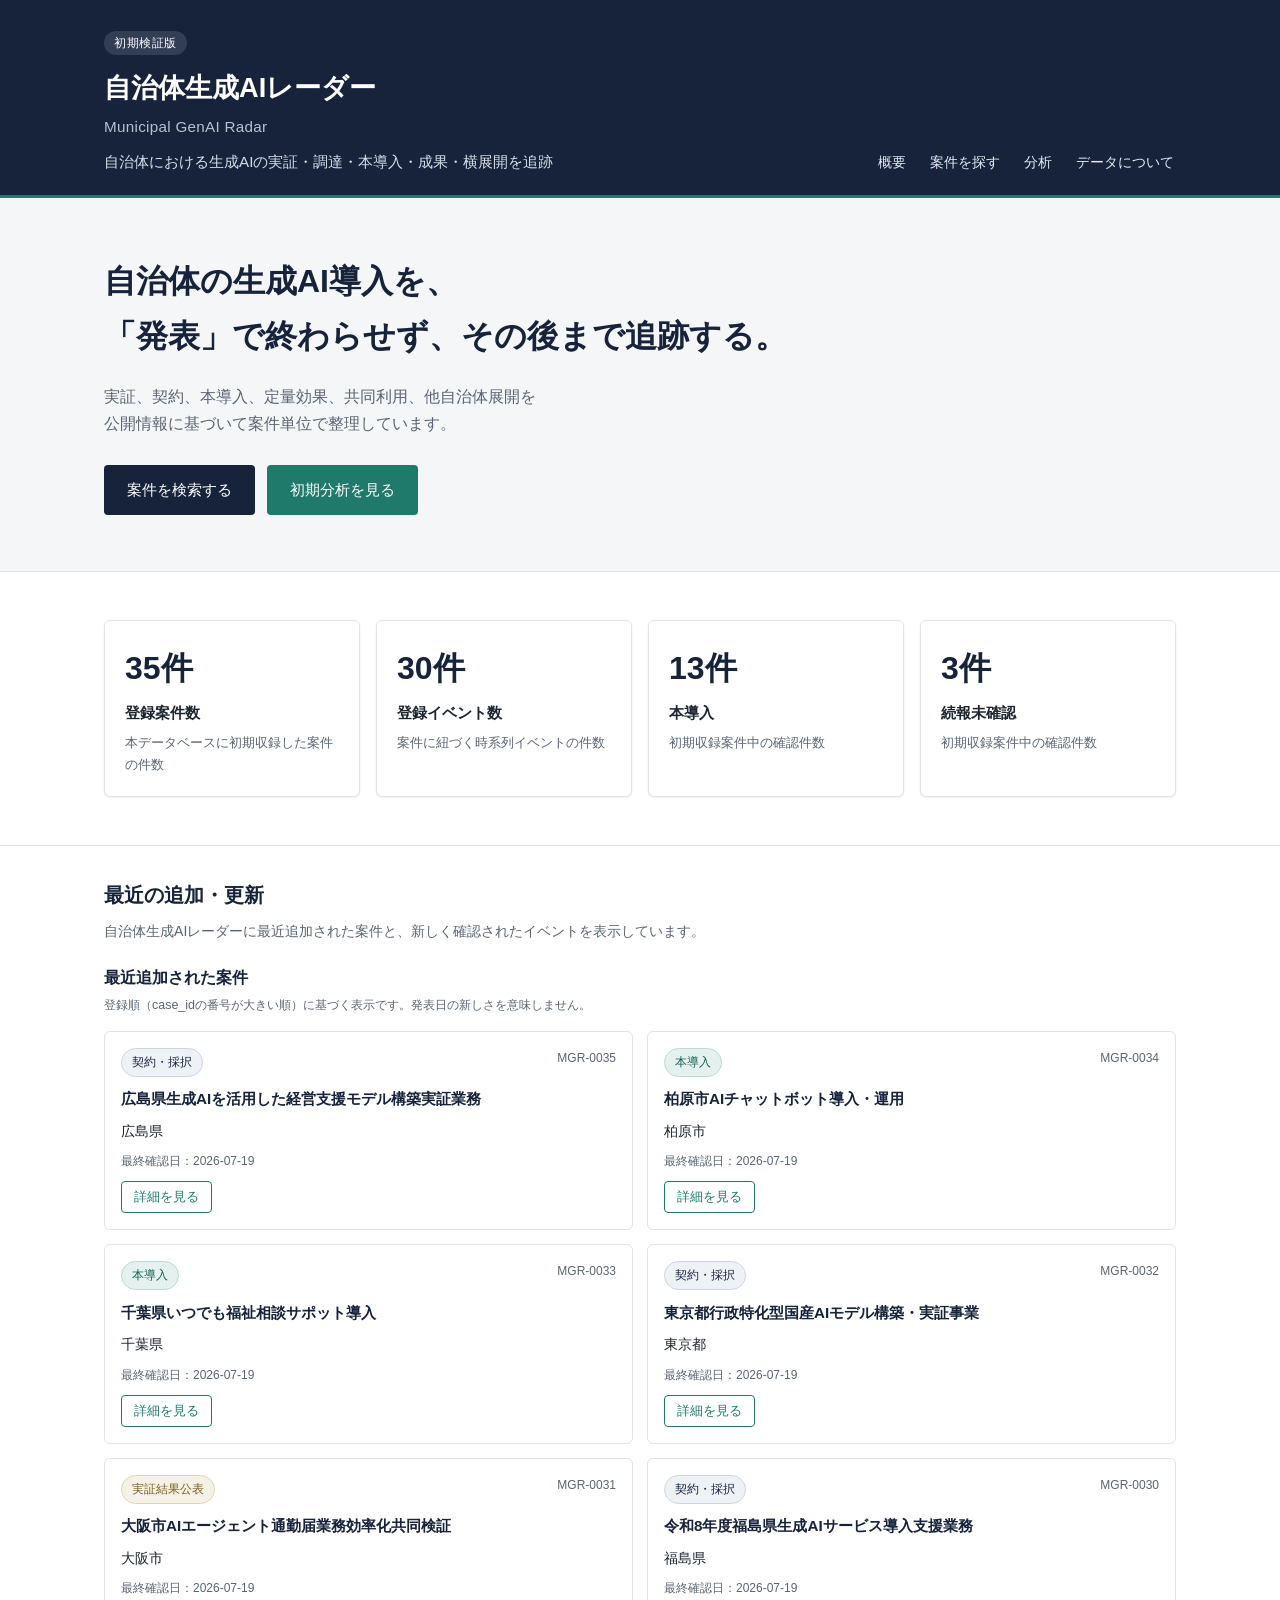
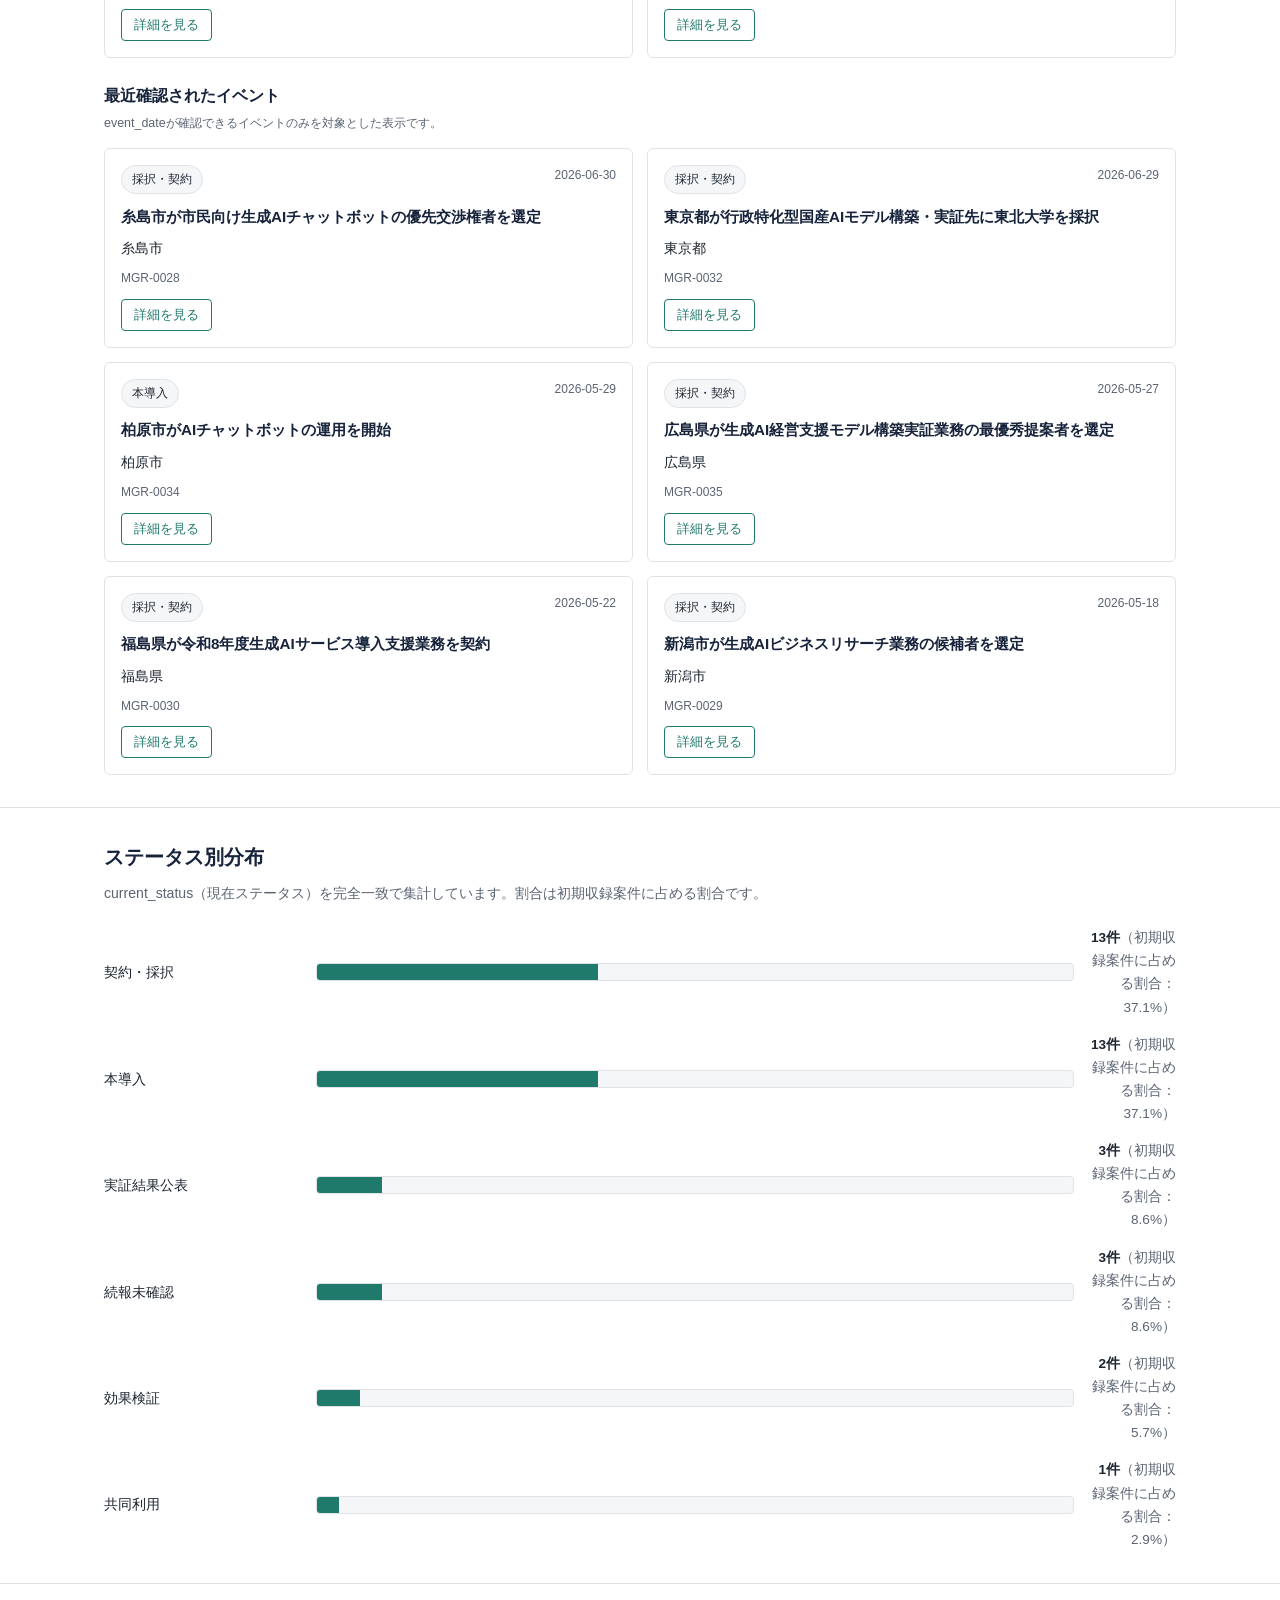
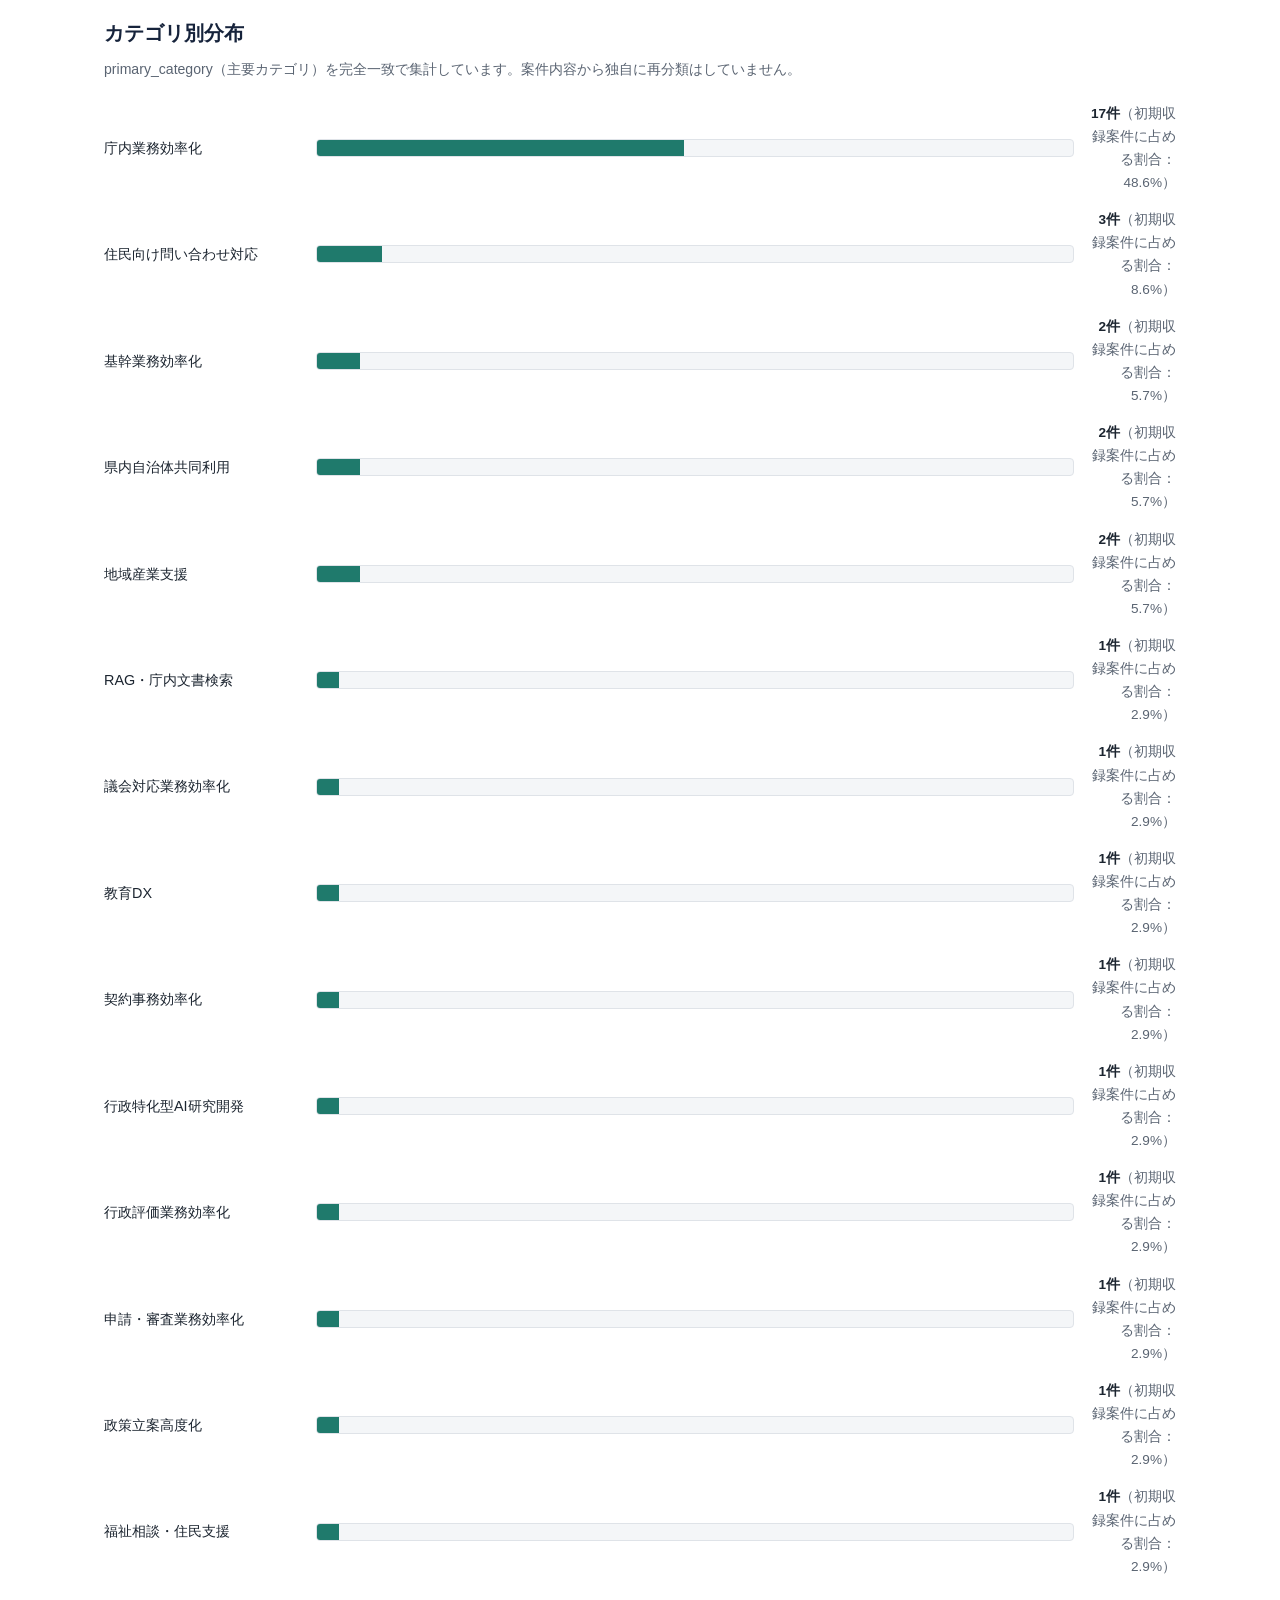
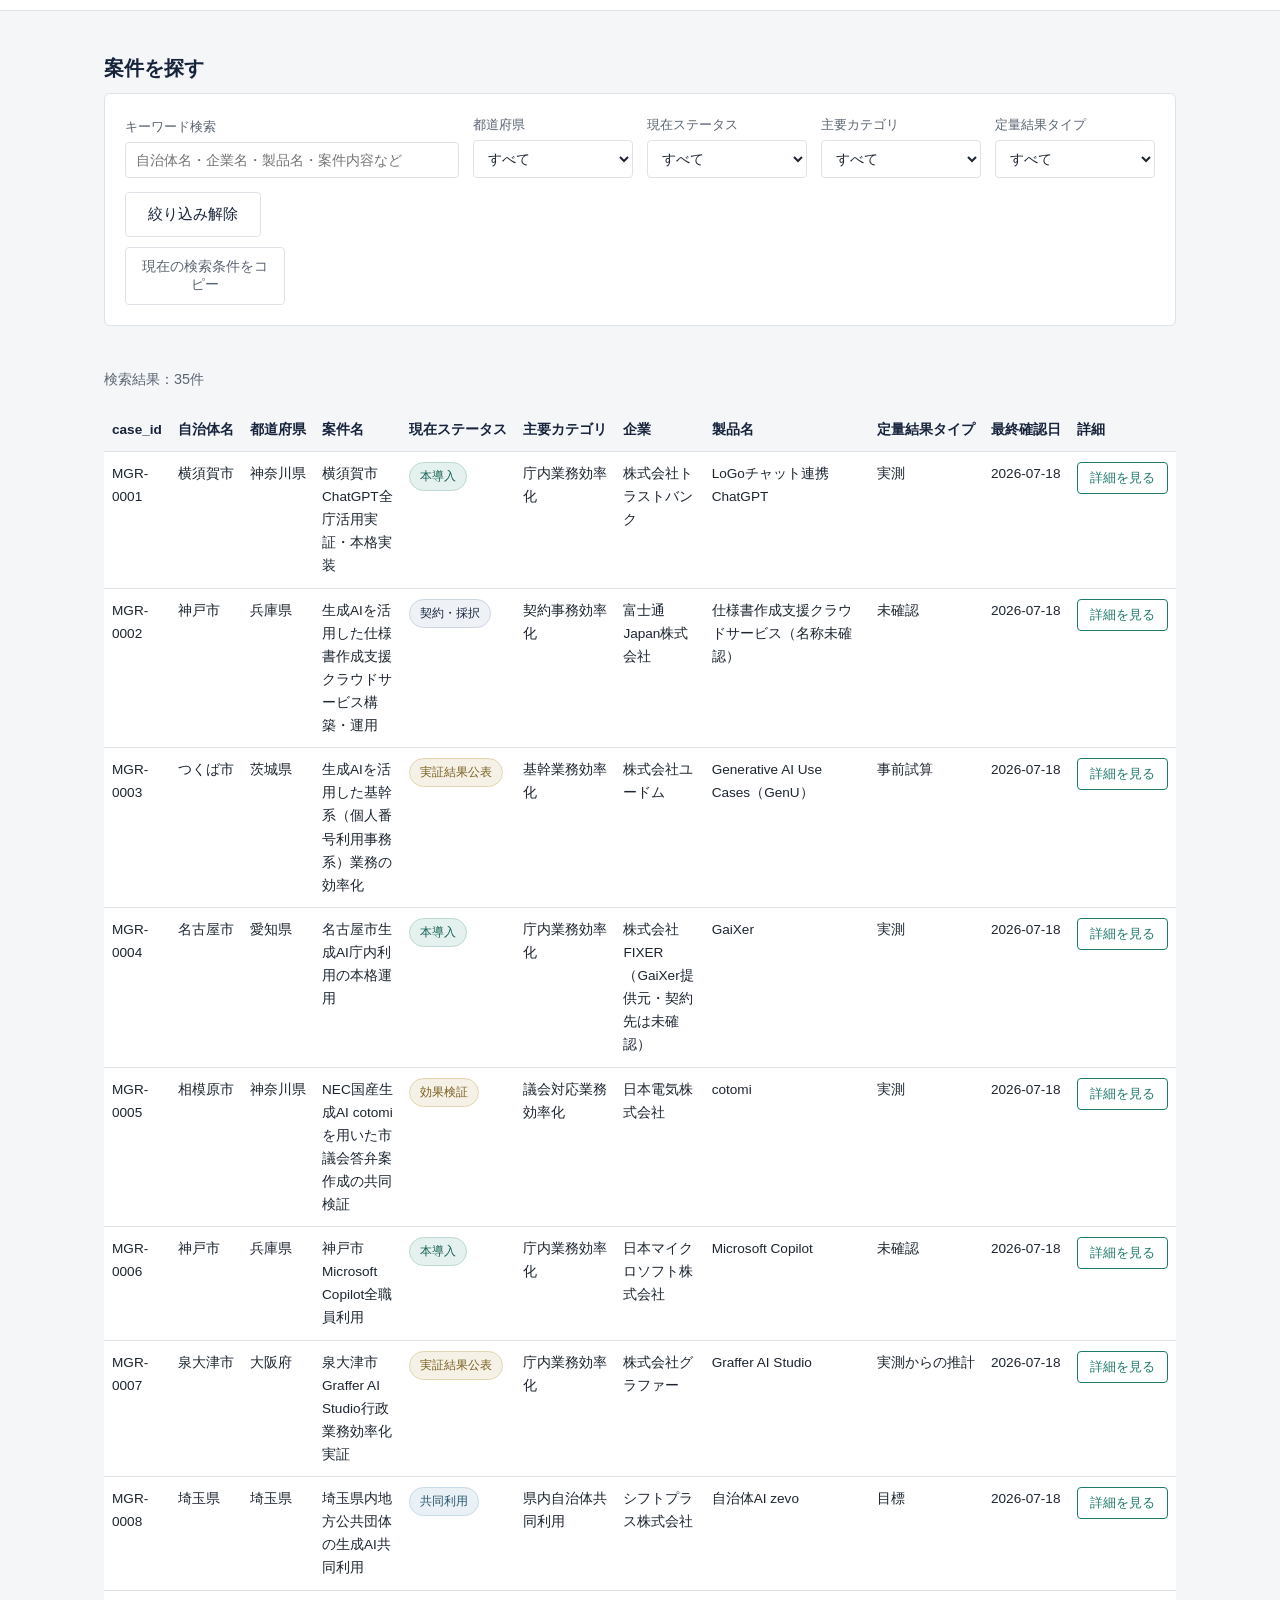
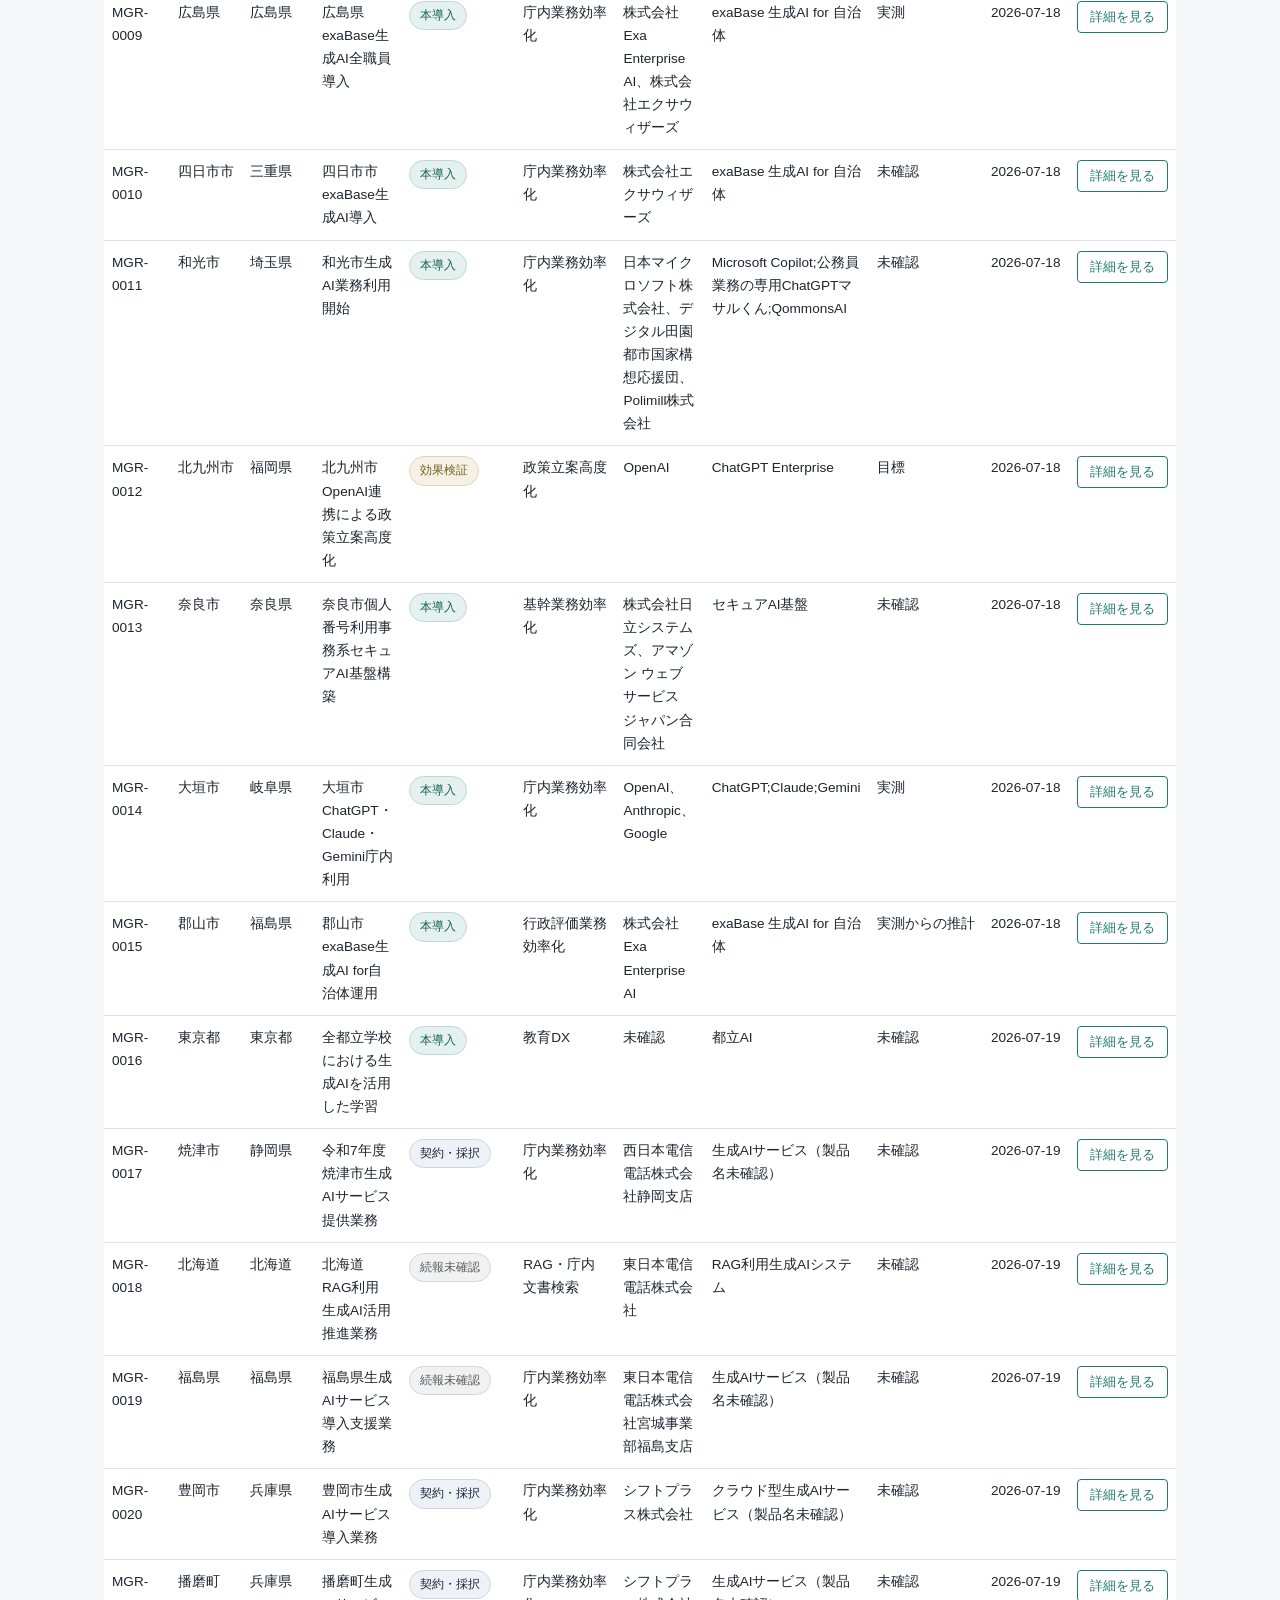
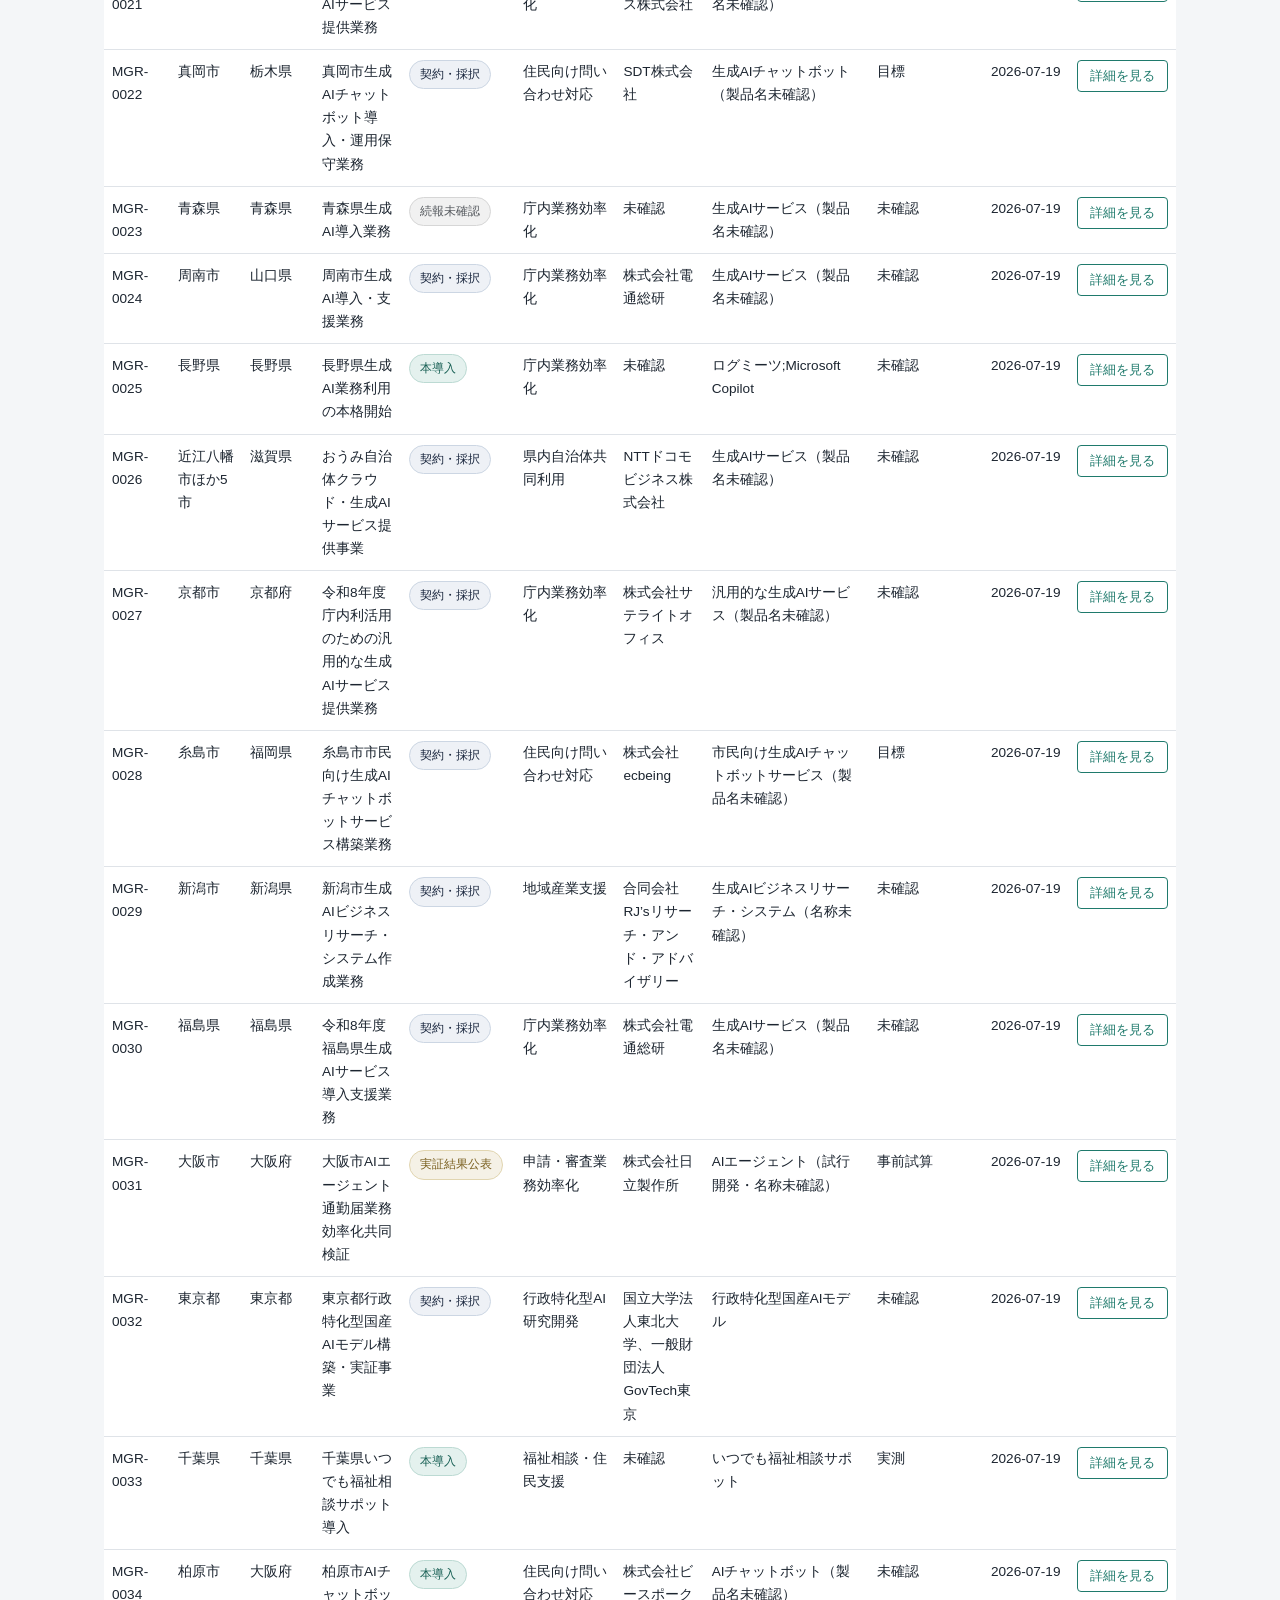
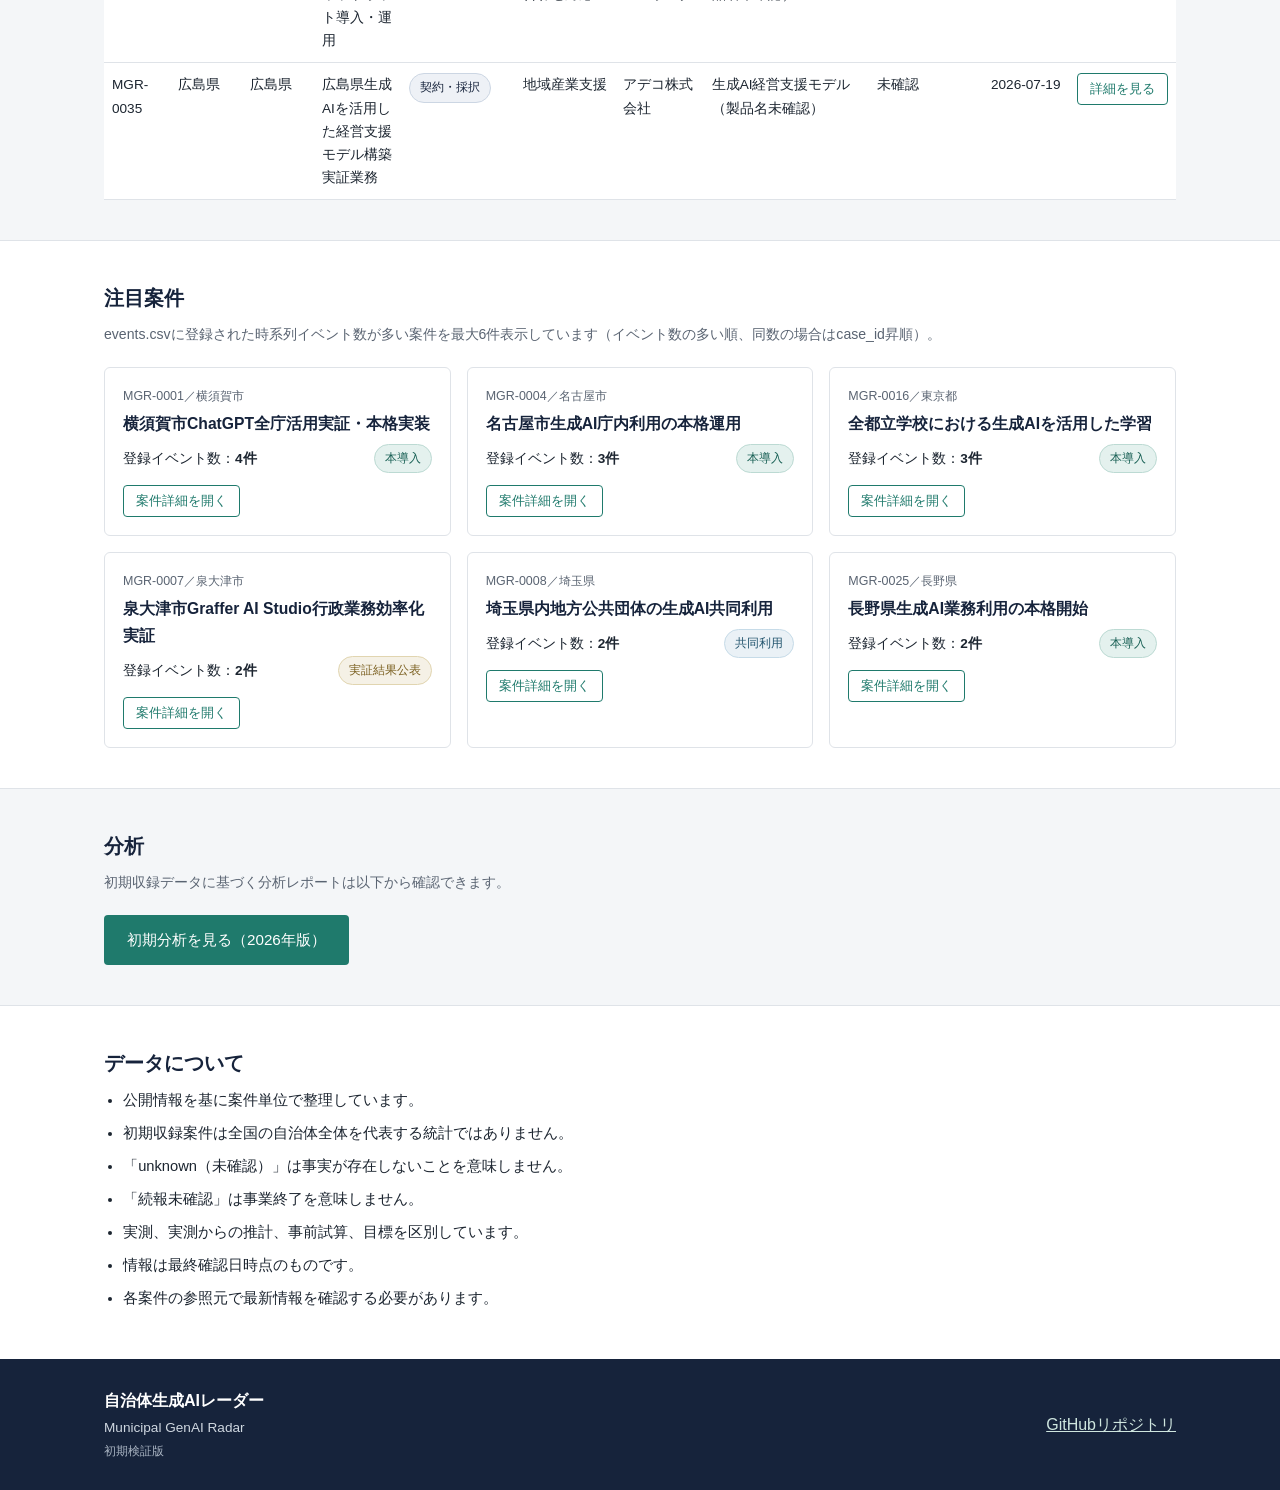
<file: index.html>
<!DOCTYPE html>
<html lang="ja">
<head>
<meta charset="UTF-8">
<meta name="viewport" content="width=device-width, initial-scale=1.0">
<title>自治体生成AIレーダー（Municipal GenAI Radar）｜初期検証版</title>
<meta name="description" content="日本の自治体における生成AIの実証・調達・契約・本導入・定量効果・共同利用・続報を案件単位で追跡する公開データベース（初期検証版）">
<link rel="stylesheet" href="styles.css">
</head>
<body>

<a class="skip-link" href="#main">本文へスキップ</a>

<header class="site-header">
  <div class="header-inner">
    <div class="brand">
      <p class="brand-badge">初期検証版</p>
      <h1 class="brand-title">自治体生成AIレーダー</h1>
      <p class="brand-title-en">Municipal GenAI Radar</p>
      <p class="brand-subtitle">自治体における生成AIの実証・調達・本導入・成果・横展開を追跡</p>
    </div>
    <nav class="site-nav" aria-label="ページ内リンク">
      <ul>
        <li><a href="#overview">概要</a></li>
        <li><a href="#search">案件を探す</a></li>
        <li><a href="#analysis">分析</a></li>
        <li><a href="#about-data">データについて</a></li>
      </ul>
    </nav>
  </div>
</header>

<main id="main">

  <section class="hero" id="overview" aria-label="ヒーローエリア">
    <div class="section-inner">
      <h2 class="hero-heading">自治体の生成AI導入を、<br>「発表」で終わらせず、その後まで追跡する。</h2>
      <p class="hero-lead">実証、契約、本導入、定量効果、共同利用、他自治体展開を<br class="hero-lead-break">公開情報に基づいて案件単位で整理しています。</p>
      <div class="hero-actions">
        <a href="#search" class="btn btn-primary">案件を検索する</a>
        <a href="analysis.html" class="btn btn-secondary">初期分析を見る</a>
      </div>
    </div>
  </section>

  <section class="summary" aria-label="サマリーカード">
    <div class="section-inner">
      <div class="status-banner" id="load-status" role="status" aria-live="polite">データを読み込んでいます</div>
      <div class="summary-grid" id="summary-grid" hidden>
        <div class="summary-card">
          <p class="summary-number" id="summary-case-count">–</p>
          <p class="summary-label">登録案件数</p>
          <p class="summary-desc">本データベースに初期収録した案件の件数</p>
        </div>
        <div class="summary-card">
          <p class="summary-number" id="summary-event-count">–</p>
          <p class="summary-label">登録イベント数</p>
          <p class="summary-desc">案件に紐づく時系列イベントの件数</p>
        </div>
        <div class="summary-card">
          <p class="summary-number" id="summary-adopted-count">–</p>
          <p class="summary-label">本導入</p>
          <p class="summary-desc">初期収録案件中の確認件数</p>
        </div>
        <div class="summary-card">
          <p class="summary-number" id="summary-unconfirmed-count">–</p>
          <p class="summary-label">続報未確認</p>
          <p class="summary-desc">初期収録案件中の確認件数</p>
        </div>
      </div>
    </div>
  </section>

  <section class="recent-updates" id="recent-updates" aria-label="最近の追加・更新">
    <div class="section-inner">
      <h2 class="section-title">最近の追加・更新</h2>
      <p class="section-note">自治体生成AIレーダーに最近追加された案件と、新しく確認されたイベントを表示しています。</p>

      <div class="recent-block">
        <h3 class="recent-subtitle">最近追加された案件</h3>
        <p class="recent-note">登録順（case_idの番号が大きい順）に基づく表示です。発表日の新しさを意味しません。</p>
        <div class="recent-grid" id="recent-cases-grid"></div>
      </div>

      <div class="recent-block">
        <h3 class="recent-subtitle">最近確認されたイベント</h3>
        <p class="recent-note">event_dateが確認できるイベントのみを対象とした表示です。</p>
        <div class="recent-grid" id="recent-events-grid"></div>
      </div>
    </div>
  </section>

  <section class="distribution" aria-label="ステータス別分布">
    <div class="section-inner">
      <h2 class="section-title">ステータス別分布</h2>
      <p class="section-note">current_status（現在ステータス）を完全一致で集計しています。割合は初期収録案件に占める割合です。</p>
      <div class="bar-list" id="status-distribution"></div>
    </div>
  </section>

  <section class="distribution" aria-label="カテゴリ別分布">
    <div class="section-inner">
      <h2 class="section-title">カテゴリ別分布</h2>
      <p class="section-note">primary_category（主要カテゴリ）を完全一致で集計しています。案件内容から独自に再分類はしていません。</p>
      <div class="bar-list" id="category-distribution"></div>
    </div>
  </section>

  <section class="search-section" id="search" aria-label="案件検索・絞り込み">
    <div class="section-inner">
      <h2 class="section-title">案件を探す</h2>
      <form id="filter-form" class="filter-form">
        <div class="filter-row">
          <div class="filter-field filter-field-wide">
            <label for="filter-keyword">キーワード検索</label>
            <input type="search" id="filter-keyword" name="keyword" placeholder="自治体名・企業名・製品名・案件内容など">
          </div>
          <div class="filter-field">
            <label for="filter-prefecture">都道府県</label>
            <select id="filter-prefecture" name="prefecture">
              <option value="">すべて</option>
            </select>
          </div>
          <div class="filter-field">
            <label for="filter-status">現在ステータス</label>
            <select id="filter-status" name="status">
              <option value="">すべて</option>
            </select>
          </div>
          <div class="filter-field">
            <label for="filter-category">主要カテゴリ</label>
            <select id="filter-category" name="category">
              <option value="">すべて</option>
            </select>
          </div>
          <div class="filter-field">
            <label for="filter-result-type">定量結果タイプ</label>
            <select id="filter-result-type" name="resultType">
              <option value="">すべて</option>
            </select>
          </div>
          <div class="filter-field filter-field-action">
            <button type="reset" id="filter-reset" class="btn btn-outline">絞り込み解除</button>
            <button type="button" id="filter-share-btn" class="btn btn-quiet">現在の検索条件をコピー</button>
          </div>
        </div>
      </form>
      <p class="copy-status" id="filter-share-status" role="status" aria-live="polite"></p>
      <p class="result-count" id="result-count" role="status" aria-live="polite"></p>

      <div id="case-list-wrapper">
        <table class="case-table" id="case-table">
          <caption class="visually-hidden">案件一覧</caption>
          <thead>
            <tr>
              <th scope="col">case_id</th>
              <th scope="col">自治体名</th>
              <th scope="col">都道府県</th>
              <th scope="col">案件名</th>
              <th scope="col">現在ステータス</th>
              <th scope="col">主要カテゴリ</th>
              <th scope="col">企業</th>
              <th scope="col">製品名</th>
              <th scope="col">定量結果タイプ</th>
              <th scope="col">最終確認日</th>
              <th scope="col">詳細</th>
            </tr>
          </thead>
          <tbody id="case-table-body"></tbody>
        </table>
        <div class="case-cards" id="case-cards"></div>
      </div>
    </div>
  </section>

  <section class="highlights" aria-label="注目案件">
    <div class="section-inner">
      <h2 class="section-title">注目案件</h2>
      <p class="section-note">events.csvに登録された時系列イベント数が多い案件を最大6件表示しています（イベント数の多い順、同数の場合はcase_id昇順）。</p>
      <div class="highlight-grid" id="highlight-grid"></div>
    </div>
  </section>

  <section class="analysis-link" id="analysis" aria-label="分析">
    <div class="section-inner">
      <h2 class="section-title">分析</h2>
      <p class="section-note">初期収録データに基づく分析レポートは以下から確認できます。</p>
      <a href="analysis.html" class="btn btn-secondary">初期分析を見る（2026年版）</a>
    </div>
  </section>

  <section class="about-data" id="about-data" aria-label="データについて">
    <div class="section-inner">
      <h2 class="section-title">データについて</h2>
      <ul class="about-list">
        <li>公開情報を基に案件単位で整理しています。</li>
        <li>初期収録案件は全国の自治体全体を代表する統計ではありません。</li>
        <li>「unknown（未確認）」は事実が存在しないことを意味しません。</li>
        <li>「続報未確認」は事業終了を意味しません。</li>
        <li>実測、実測からの推計、事前試算、目標を区別しています。</li>
        <li>情報は最終確認日時点のものです。</li>
        <li>各案件の参照元で最新情報を確認する必要があります。</li>
      </ul>
    </div>
  </section>

</main>

<footer class="site-footer">
  <div class="section-inner footer-inner">
    <div>
      <p class="footer-title">自治体生成AIレーダー</p>
      <p class="footer-title-en">Municipal GenAI Radar</p>
      <p class="footer-badge">初期検証版</p>
    </div>
    <a href="https://github.com/pipimanon1-cpu/municipal-genai-radar" target="_blank" rel="noopener noreferrer">GitHubリポジトリ</a>
  </div>
</footer>

<div class="modal-overlay" id="modal-overlay" hidden>
  <div class="modal" id="modal" role="dialog" aria-modal="true" aria-labelledby="modal-title">
    <button type="button" class="modal-close" id="modal-close" aria-label="閉じる">×</button>
    <div id="modal-content"></div>
  </div>
</div>

<script src="app.js"></script>
</body>
</html>
</file>
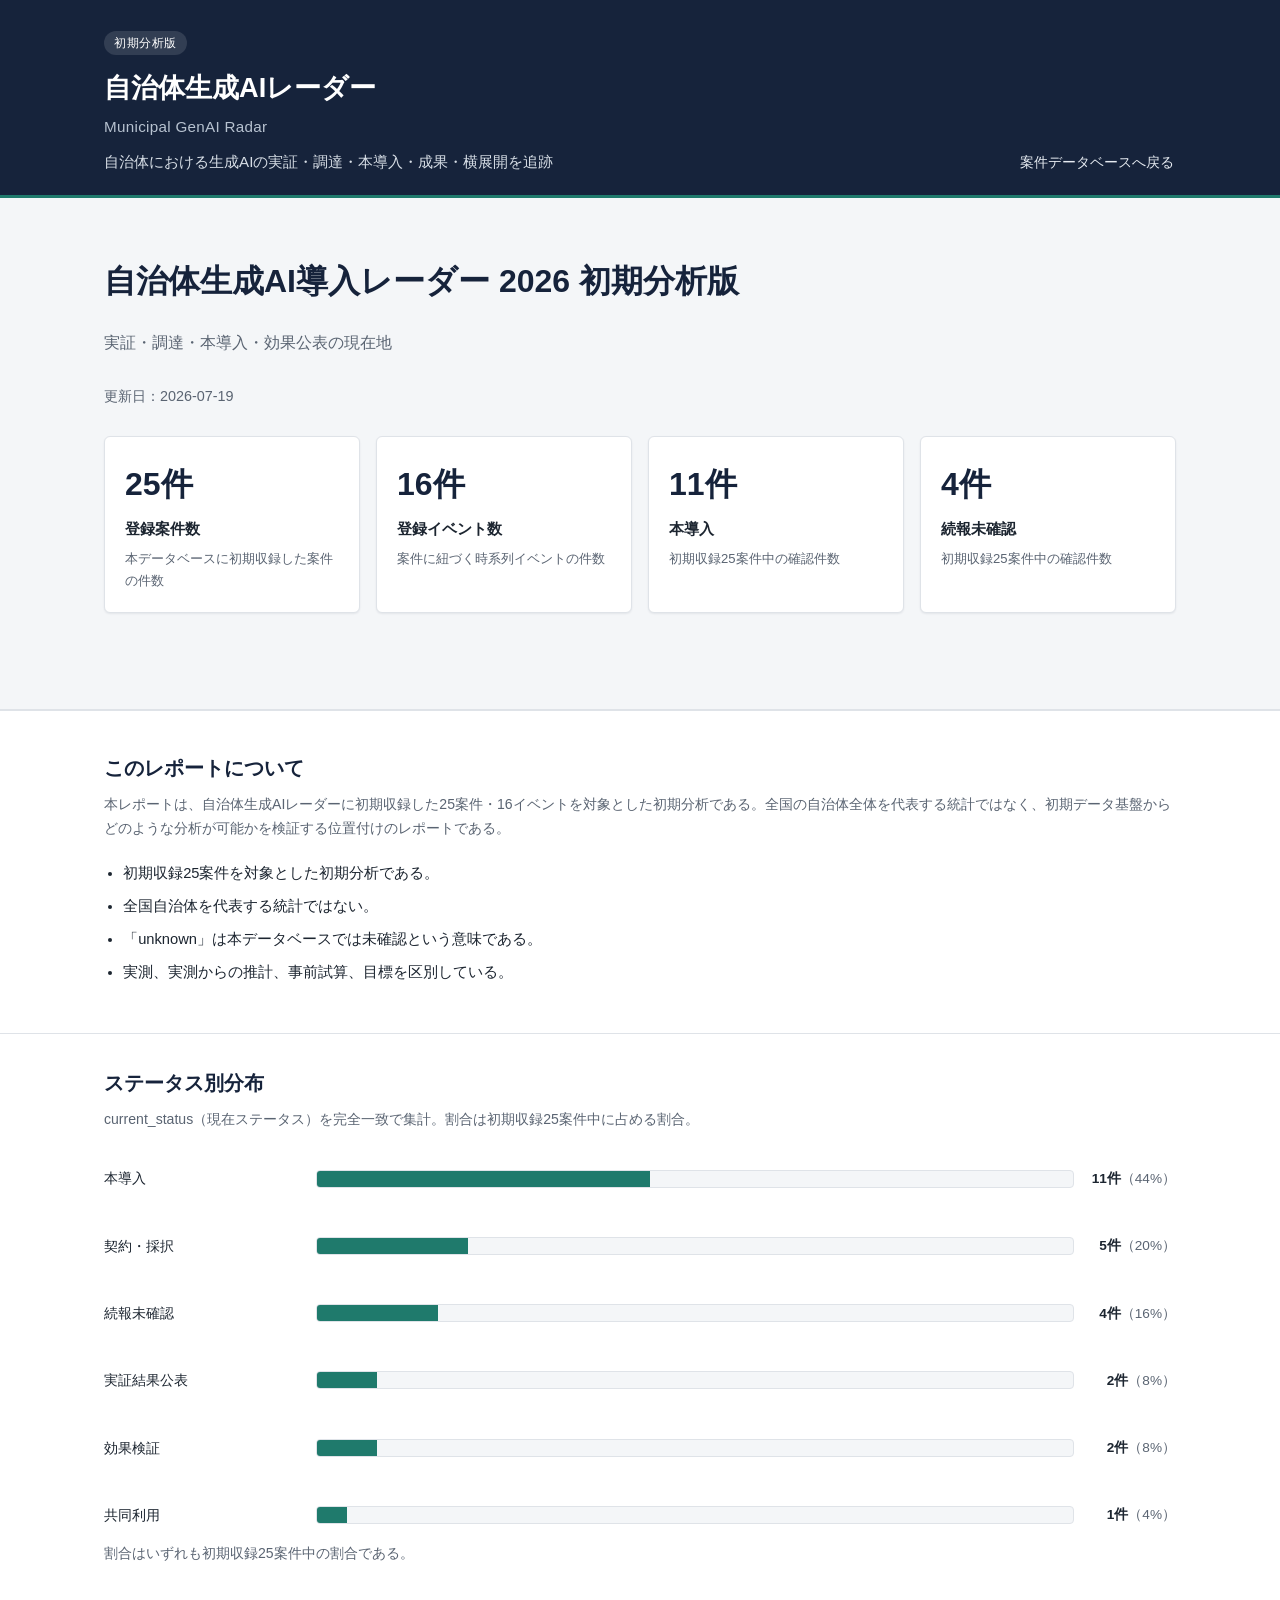
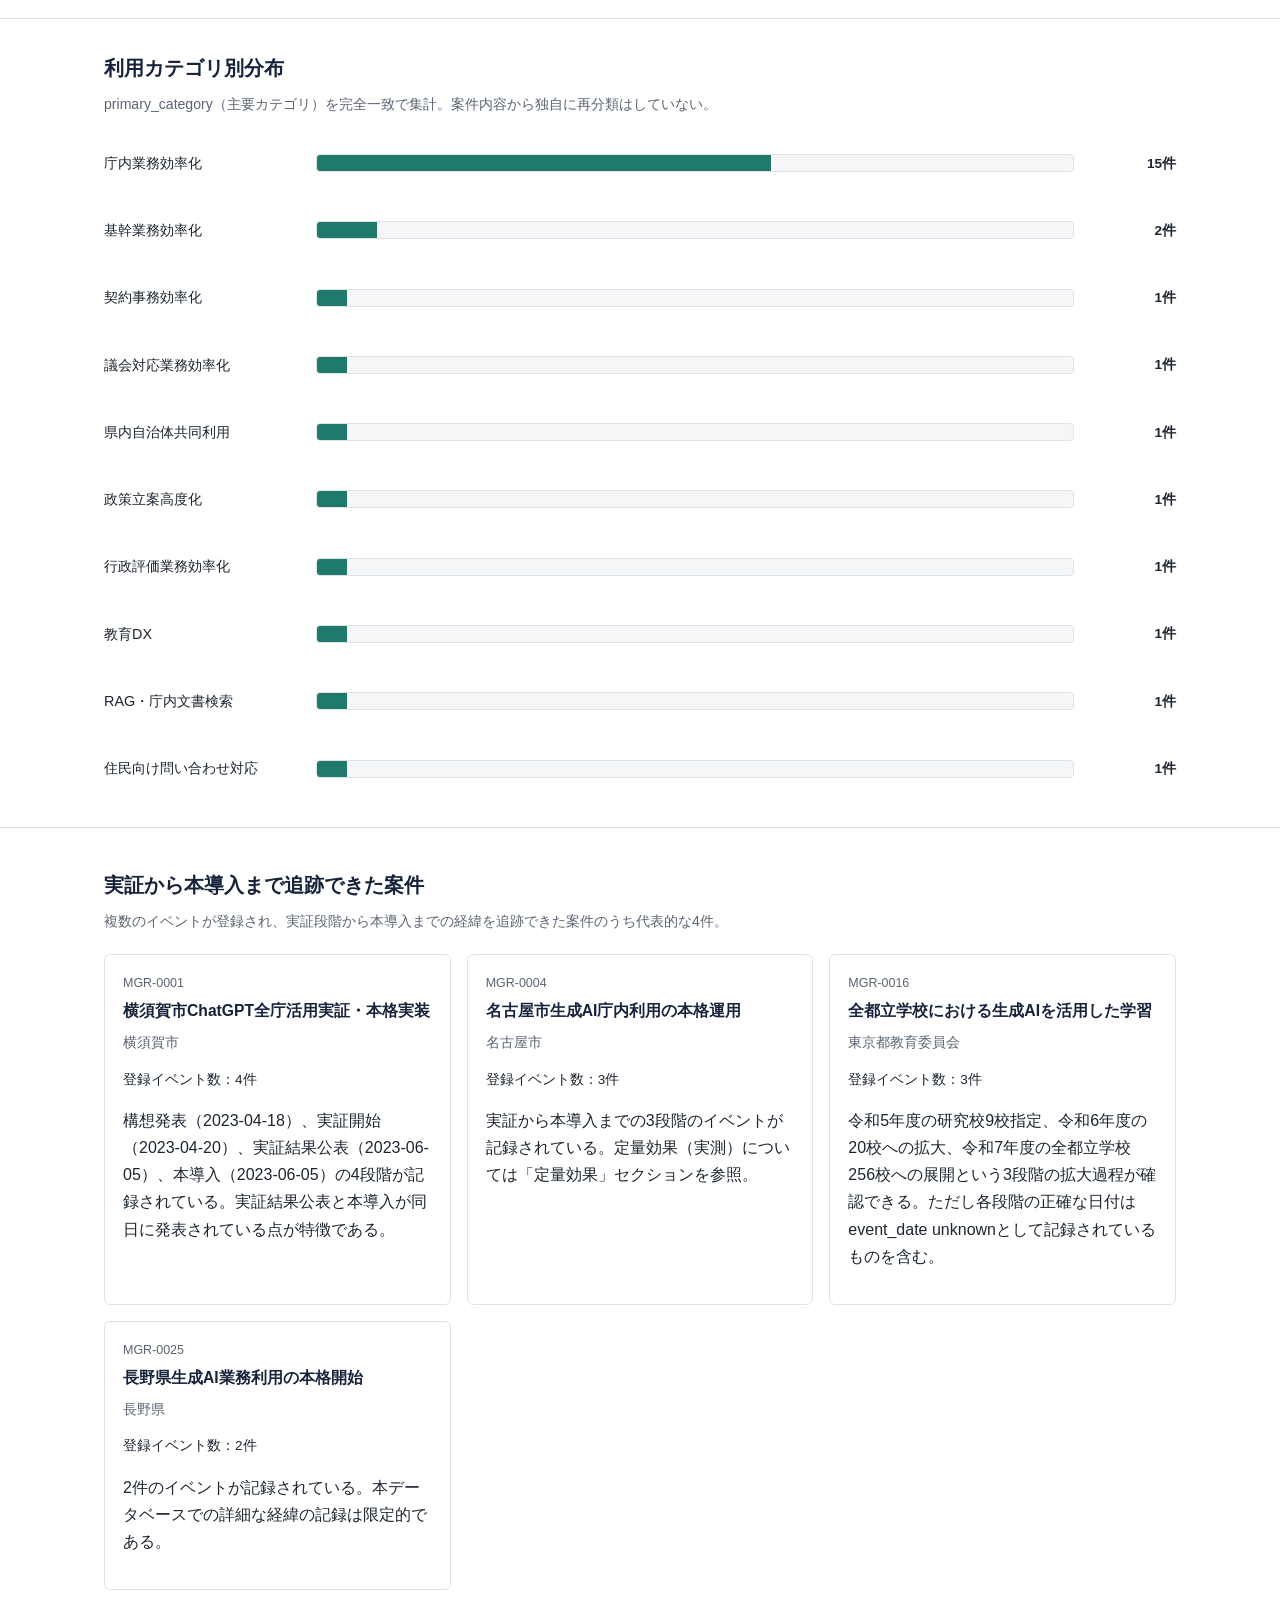
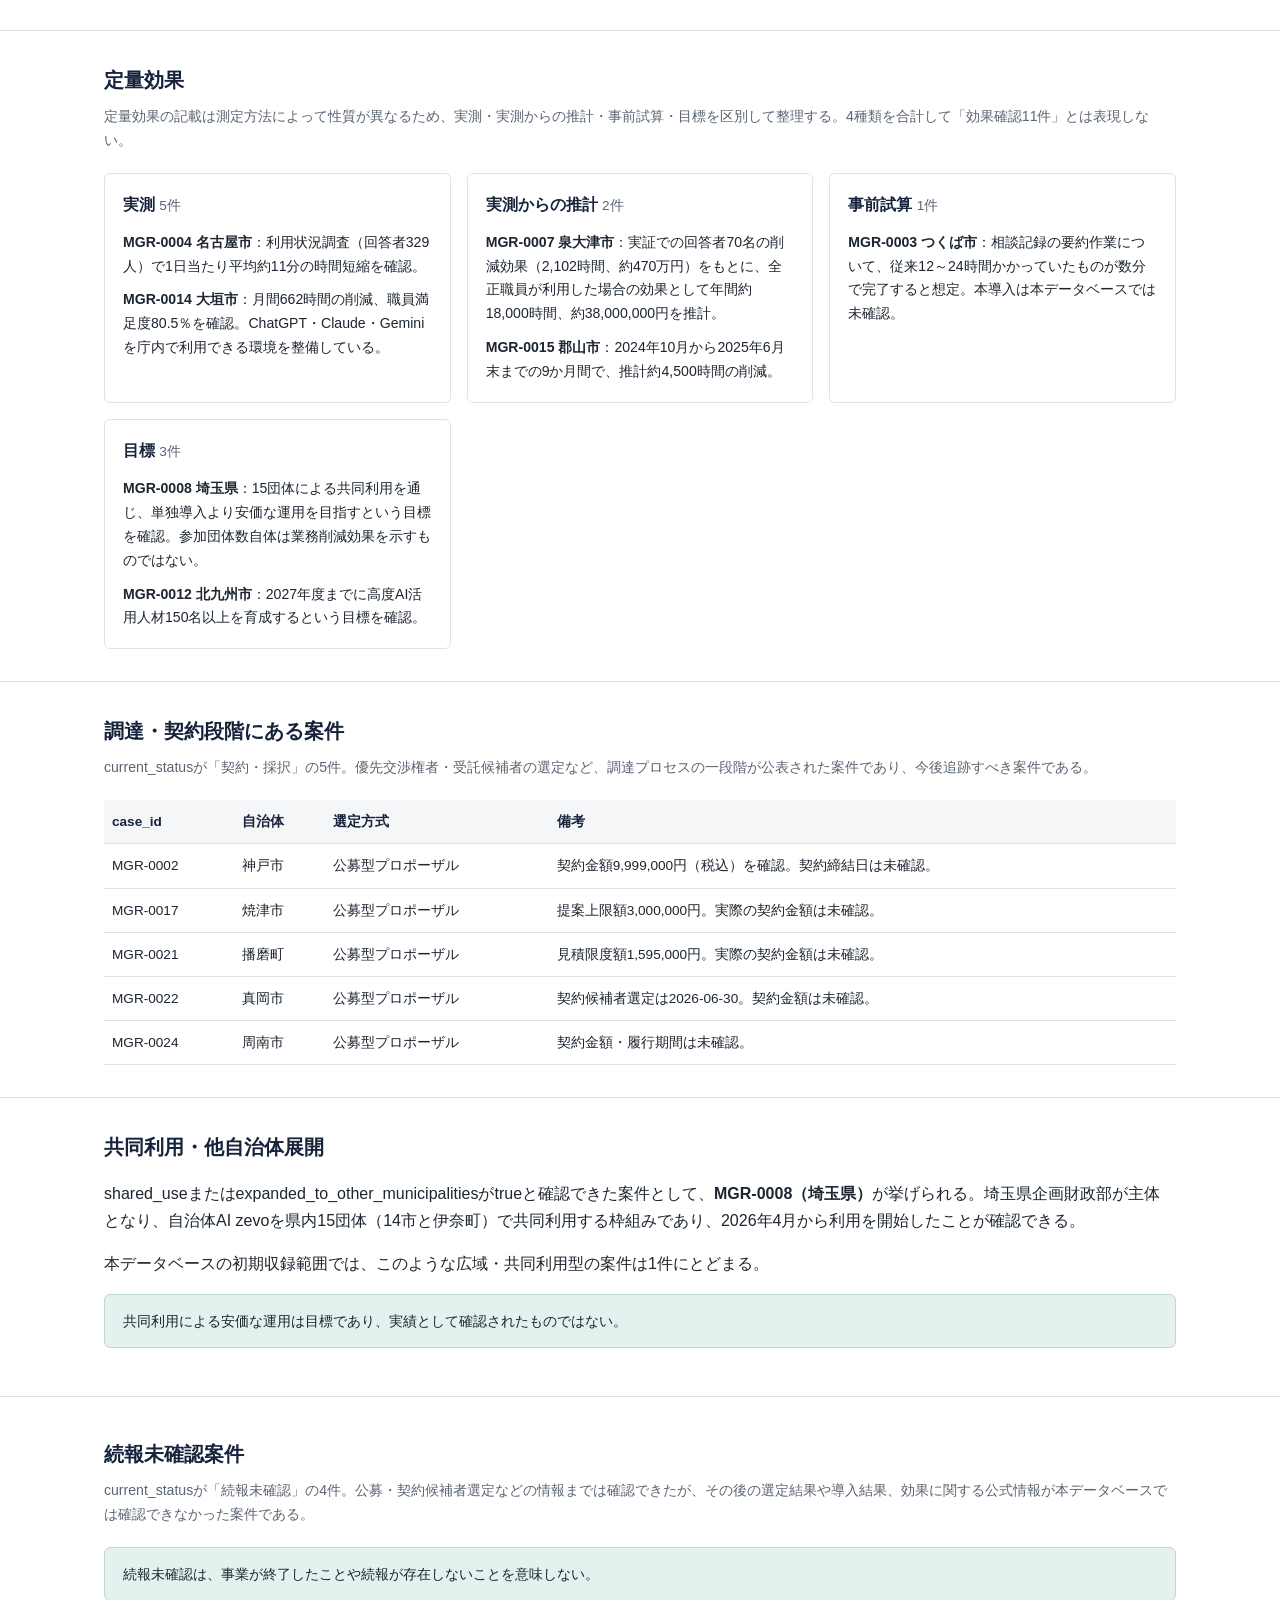
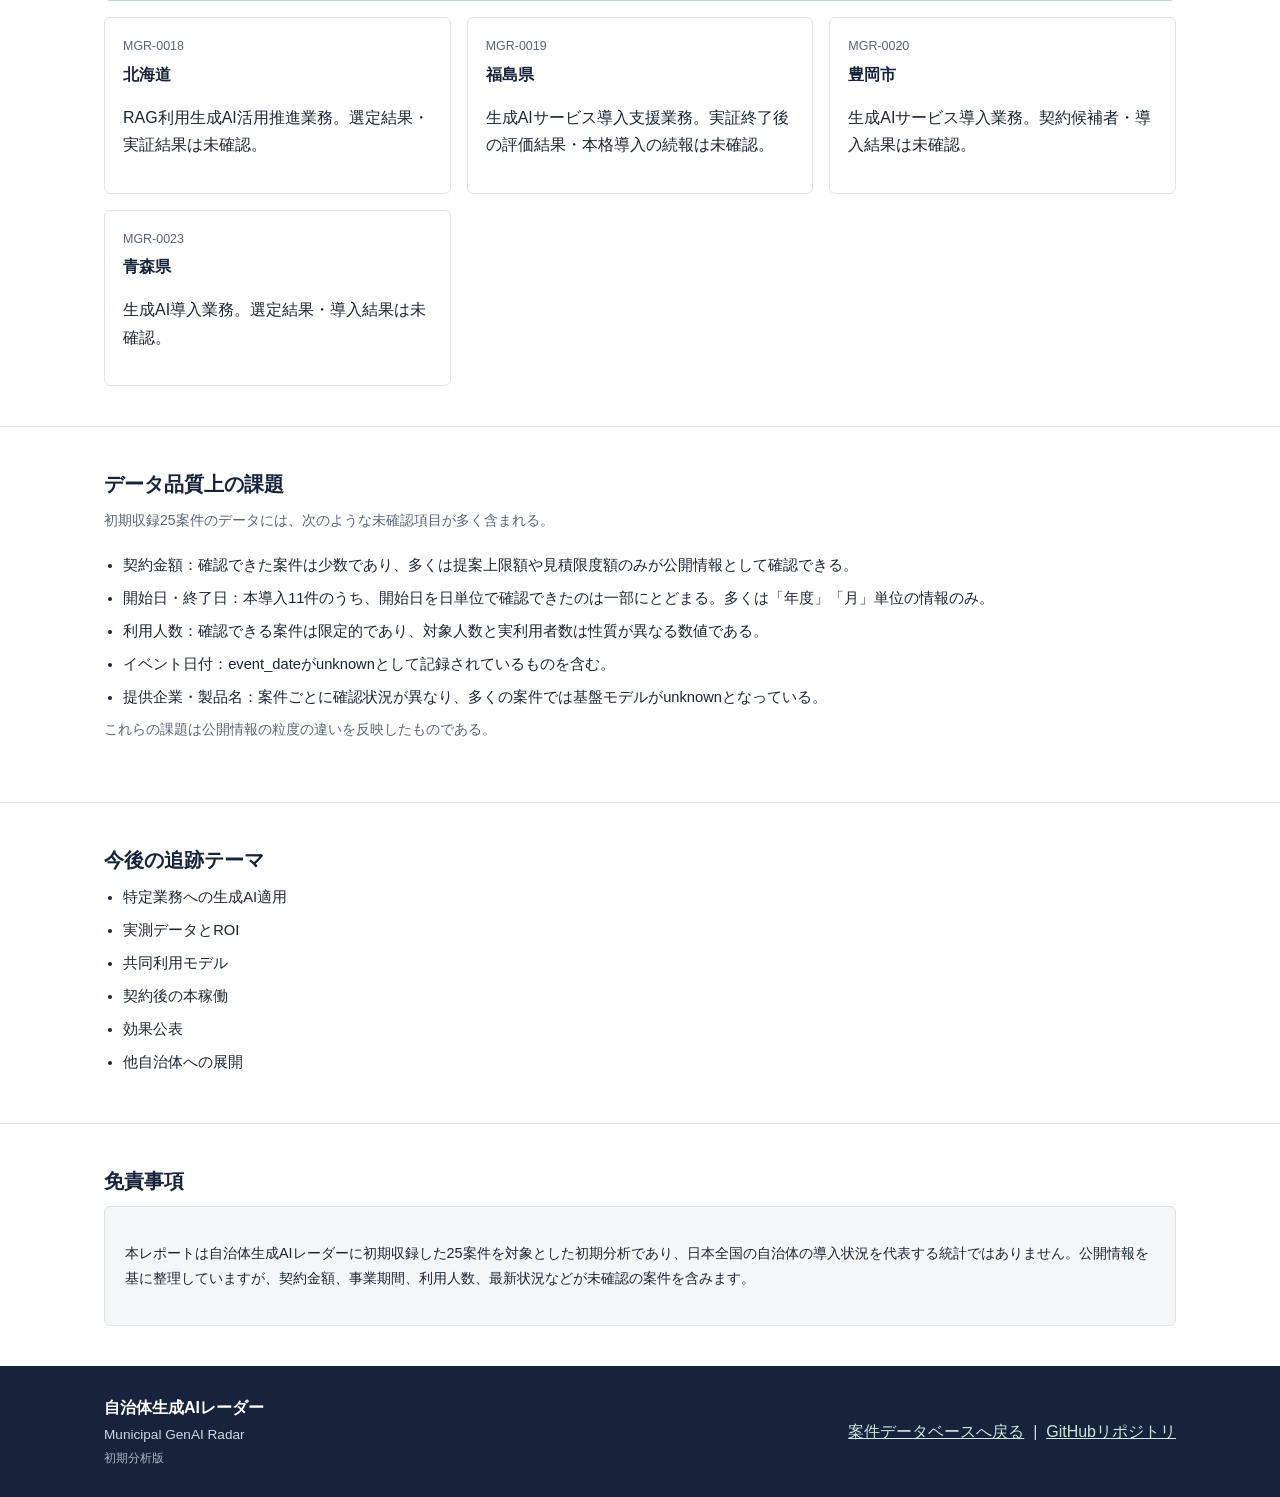
<file: analysis.html>
<!DOCTYPE html>
<html lang="ja">
<head>
<meta charset="UTF-8">
<meta name="viewport" content="width=device-width, initial-scale=1.0">
<title>自治体生成AI導入レーダー 2026 初期分析版｜自治体生成AIレーダー</title>
<meta name="description" content="自治体生成AIレーダーに初期収録した25案件・16イベントを対象とした初期分析。全国統計ではなく初期データに基づく分析であることに留意。">
<link rel="stylesheet" href="styles.css">
</head>
<body>

<a class="skip-link" href="#main">本文へスキップ</a>

<header class="site-header">
  <div class="header-inner">
    <div class="brand">
      <p class="brand-badge">初期分析版</p>
      <h1 class="brand-title">自治体生成AIレーダー</h1>
      <p class="brand-title-en">Municipal GenAI Radar</p>
      <p class="brand-subtitle">自治体における生成AIの実証・調達・本導入・成果・横展開を追跡</p>
    </div>
    <nav class="site-nav" aria-label="ページ内リンク">
      <ul>
        <li><a href="index.html">案件データベースへ戻る</a></li>
      </ul>
    </nav>
  </div>
</header>

<main id="main">

  <section class="hero" aria-label="レポートヒーロー">
    <div class="section-inner">
      <h2 class="hero-heading">自治体生成AI導入レーダー 2026 初期分析版</h2>
      <p class="hero-lead">実証・調達・本導入・効果公表の現在地</p>
      <p class="analysis-updated">更新日：2026-07-19</p>

      <div class="summary-grid">
        <div class="summary-card">
          <p class="summary-number">25件</p>
          <p class="summary-label">登録案件数</p>
          <p class="summary-desc">本データベースに初期収録した案件の件数</p>
        </div>
        <div class="summary-card">
          <p class="summary-number">16件</p>
          <p class="summary-label">登録イベント数</p>
          <p class="summary-desc">案件に紐づく時系列イベントの件数</p>
        </div>
        <div class="summary-card">
          <p class="summary-number">11件</p>
          <p class="summary-label">本導入</p>
          <p class="summary-desc">初期収録25案件中の確認件数</p>
        </div>
        <div class="summary-card">
          <p class="summary-number">4件</p>
          <p class="summary-label">続報未確認</p>
          <p class="summary-desc">初期収録25案件中の確認件数</p>
        </div>
      </div>
    </div>
  </section>

  <section class="about-data" aria-label="このレポートについて">
    <div class="section-inner">
      <h2 class="section-title">このレポートについて</h2>
      <p class="section-note">本レポートは、自治体生成AIレーダーに初期収録した25案件・16イベントを対象とした初期分析である。全国の自治体全体を代表する統計ではなく、初期データ基盤からどのような分析が可能かを検証する位置付けのレポートである。</p>
      <ul class="about-list">
        <li>初期収録25案件を対象とした初期分析である。</li>
        <li>全国自治体を代表する統計ではない。</li>
        <li>「unknown」は本データベースでは未確認という意味である。</li>
        <li>実測、実測からの推計、事前試算、目標を区別している。</li>
      </ul>
    </div>
  </section>

  <section class="distribution" aria-label="ステータス別分布">
    <div class="section-inner">
      <h2 class="section-title">ステータス別分布</h2>
      <p class="section-note">current_status（現在ステータス）を完全一致で集計。割合は初期収録25案件中に占める割合。</p>
      <div class="bar-list">
        <div class="bar-row">
          <p class="bar-row-label">本導入</p>
          <div class="bar-track"><div class="bar-fill" style="width: 44%;"></div></div>
          <p class="bar-row-value"><strong>11件</strong>（44%）</p>
        </div>
        <div class="bar-row">
          <p class="bar-row-label">契約・採択</p>
          <div class="bar-track"><div class="bar-fill" style="width: 20%;"></div></div>
          <p class="bar-row-value"><strong>5件</strong>（20%）</p>
        </div>
        <div class="bar-row">
          <p class="bar-row-label">続報未確認</p>
          <div class="bar-track"><div class="bar-fill" style="width: 16%;"></div></div>
          <p class="bar-row-value"><strong>4件</strong>（16%）</p>
        </div>
        <div class="bar-row">
          <p class="bar-row-label">実証結果公表</p>
          <div class="bar-track"><div class="bar-fill" style="width: 8%;"></div></div>
          <p class="bar-row-value"><strong>2件</strong>（8%）</p>
        </div>
        <div class="bar-row">
          <p class="bar-row-label">効果検証</p>
          <div class="bar-track"><div class="bar-fill" style="width: 8%;"></div></div>
          <p class="bar-row-value"><strong>2件</strong>（8%）</p>
        </div>
        <div class="bar-row">
          <p class="bar-row-label">共同利用</p>
          <div class="bar-track"><div class="bar-fill" style="width: 4%;"></div></div>
          <p class="bar-row-value"><strong>1件</strong>（4%）</p>
        </div>
      </div>
      <p class="section-note">割合はいずれも初期収録25案件中の割合である。</p>
    </div>
  </section>

  <section class="distribution" aria-label="利用カテゴリ別分布">
    <div class="section-inner">
      <h2 class="section-title">利用カテゴリ別分布</h2>
      <p class="section-note">primary_category（主要カテゴリ）を完全一致で集計。案件内容から独自に再分類はしていない。</p>
      <div class="bar-list">
        <div class="bar-row">
          <p class="bar-row-label">庁内業務効率化</p>
          <div class="bar-track"><div class="bar-fill" style="width: 60%;"></div></div>
          <p class="bar-row-value"><strong>15件</strong></p>
        </div>
        <div class="bar-row">
          <p class="bar-row-label">基幹業務効率化</p>
          <div class="bar-track"><div class="bar-fill" style="width: 8%;"></div></div>
          <p class="bar-row-value"><strong>2件</strong></p>
        </div>
        <div class="bar-row">
          <p class="bar-row-label">契約事務効率化</p>
          <div class="bar-track"><div class="bar-fill" style="width: 4%;"></div></div>
          <p class="bar-row-value"><strong>1件</strong></p>
        </div>
        <div class="bar-row">
          <p class="bar-row-label">議会対応業務効率化</p>
          <div class="bar-track"><div class="bar-fill" style="width: 4%;"></div></div>
          <p class="bar-row-value"><strong>1件</strong></p>
        </div>
        <div class="bar-row">
          <p class="bar-row-label">県内自治体共同利用</p>
          <div class="bar-track"><div class="bar-fill" style="width: 4%;"></div></div>
          <p class="bar-row-value"><strong>1件</strong></p>
        </div>
        <div class="bar-row">
          <p class="bar-row-label">政策立案高度化</p>
          <div class="bar-track"><div class="bar-fill" style="width: 4%;"></div></div>
          <p class="bar-row-value"><strong>1件</strong></p>
        </div>
        <div class="bar-row">
          <p class="bar-row-label">行政評価業務効率化</p>
          <div class="bar-track"><div class="bar-fill" style="width: 4%;"></div></div>
          <p class="bar-row-value"><strong>1件</strong></p>
        </div>
        <div class="bar-row">
          <p class="bar-row-label">教育DX</p>
          <div class="bar-track"><div class="bar-fill" style="width: 4%;"></div></div>
          <p class="bar-row-value"><strong>1件</strong></p>
        </div>
        <div class="bar-row">
          <p class="bar-row-label">RAG・庁内文書検索</p>
          <div class="bar-track"><div class="bar-fill" style="width: 4%;"></div></div>
          <p class="bar-row-value"><strong>1件</strong></p>
        </div>
        <div class="bar-row">
          <p class="bar-row-label">住民向け問い合わせ対応</p>
          <div class="bar-track"><div class="bar-fill" style="width: 4%;"></div></div>
          <p class="bar-row-value"><strong>1件</strong></p>
        </div>
      </div>
    </div>
  </section>

  <section class="highlights" aria-label="実証から本導入まで追跡できた案件">
    <div class="section-inner">
      <h2 class="section-title">実証から本導入まで追跡できた案件</h2>
      <p class="section-note">複数のイベントが登録され、実証段階から本導入までの経緯を追跡できた案件のうち代表的な4件。</p>
      <div class="highlight-grid">
        <div class="highlight-card">
          <p class="highlight-card-id">MGR-0001</p>
          <h3 class="highlight-card-title">横須賀市ChatGPT全庁活用実証・本格実装</h3>
          <p class="highlight-card-muni">横須賀市</p>
          <p class="highlight-card-meta">登録イベント数：4件</p>
          <p>構想発表（2023-04-18）、実証開始（2023-04-20）、実証結果公表（2023-06-05）、本導入（2023-06-05）の4段階が記録されている。実証結果公表と本導入が同日に発表されている点が特徴である。</p>
        </div>
        <div class="highlight-card">
          <p class="highlight-card-id">MGR-0004</p>
          <h3 class="highlight-card-title">名古屋市生成AI庁内利用の本格運用</h3>
          <p class="highlight-card-muni">名古屋市</p>
          <p class="highlight-card-meta">登録イベント数：3件</p>
          <p>実証から本導入までの3段階のイベントが記録されている。定量効果（実測）については「定量効果」セクションを参照。</p>
        </div>
        <div class="highlight-card">
          <p class="highlight-card-id">MGR-0016</p>
          <h3 class="highlight-card-title">全都立学校における生成AIを活用した学習</h3>
          <p class="highlight-card-muni">東京都教育委員会</p>
          <p class="highlight-card-meta">登録イベント数：3件</p>
          <p>令和5年度の研究校9校指定、令和6年度の20校への拡大、令和7年度の全都立学校256校への展開という3段階の拡大過程が確認できる。ただし各段階の正確な日付はevent_date unknownとして記録されているものを含む。</p>
        </div>
        <div class="highlight-card">
          <p class="highlight-card-id">MGR-0025</p>
          <h3 class="highlight-card-title">長野県生成AI業務利用の本格開始</h3>
          <p class="highlight-card-muni">長野県</p>
          <p class="highlight-card-meta">登録イベント数：2件</p>
          <p>2件のイベントが記録されている。本データベースでの詳細な経緯の記録は限定的である。</p>
        </div>
      </div>
    </div>
  </section>

  <section class="distribution" aria-label="定量効果">
    <div class="section-inner">
      <h2 class="section-title">定量効果</h2>
      <p class="section-note">定量効果の記載は測定方法によって性質が異なるため、実測・実測からの推計・事前試算・目標を区別して整理する。4種類を合計して「効果確認11件」とは表現しない。</p>
      <div class="quant-groups">
        <div class="quant-group">
          <p class="quant-group-title">実測 <span class="quant-group-count">5件</span></p>
          <p class="quant-case"><strong>MGR-0004 名古屋市</strong>：利用状況調査（回答者329人）で1日当たり平均約11分の時間短縮を確認。</p>
          <p class="quant-case"><strong>MGR-0014 大垣市</strong>：月間662時間の削減、職員満足度80.5％を確認。ChatGPT・Claude・Geminiを庁内で利用できる環境を整備している。</p>
        </div>
        <div class="quant-group">
          <p class="quant-group-title">実測からの推計 <span class="quant-group-count">2件</span></p>
          <p class="quant-case"><strong>MGR-0007 泉大津市</strong>：実証での回答者70名の削減効果（2,102時間、約470万円）をもとに、全正職員が利用した場合の効果として年間約18,000時間、約38,000,000円を推計。</p>
          <p class="quant-case"><strong>MGR-0015 郡山市</strong>：2024年10月から2025年6月末までの9か月間で、推計約4,500時間の削減。</p>
        </div>
        <div class="quant-group">
          <p class="quant-group-title">事前試算 <span class="quant-group-count">1件</span></p>
          <p class="quant-case"><strong>MGR-0003 つくば市</strong>：相談記録の要約作業について、従来12～24時間かかっていたものが数分で完了すると想定。本導入は本データベースでは未確認。</p>
        </div>
        <div class="quant-group">
          <p class="quant-group-title">目標 <span class="quant-group-count">3件</span></p>
          <p class="quant-case"><strong>MGR-0008 埼玉県</strong>：15団体による共同利用を通じ、単独導入より安価な運用を目指すという目標を確認。参加団体数自体は業務削減効果を示すものではない。</p>
          <p class="quant-case"><strong>MGR-0012 北九州市</strong>：2027年度までに高度AI活用人材150名以上を育成するという目標を確認。</p>
        </div>
      </div>
    </div>
  </section>

  <section class="distribution" aria-label="調達・契約段階にある案件">
    <div class="section-inner">
      <h2 class="section-title">調達・契約段階にある案件</h2>
      <p class="section-note">current_statusが「契約・採択」の5件。優先交渉権者・受託候補者の選定など、調達プロセスの一段階が公表された案件であり、今後追跡すべき案件である。</p>
      <div class="table-scroll">
        <table class="case-table">
          <caption class="visually-hidden">調達・契約段階にある案件一覧</caption>
          <thead>
            <tr>
              <th scope="col">case_id</th>
              <th scope="col">自治体</th>
              <th scope="col">選定方式</th>
              <th scope="col">備考</th>
            </tr>
          </thead>
          <tbody>
            <tr>
              <td>MGR-0002</td>
              <td>神戸市</td>
              <td>公募型プロポーザル</td>
              <td>契約金額9,999,000円（税込）を確認。契約締結日は未確認。</td>
            </tr>
            <tr>
              <td>MGR-0017</td>
              <td>焼津市</td>
              <td>公募型プロポーザル</td>
              <td>提案上限額3,000,000円。実際の契約金額は未確認。</td>
            </tr>
            <tr>
              <td>MGR-0021</td>
              <td>播磨町</td>
              <td>公募型プロポーザル</td>
              <td>見積限度額1,595,000円。実際の契約金額は未確認。</td>
            </tr>
            <tr>
              <td>MGR-0022</td>
              <td>真岡市</td>
              <td>公募型プロポーザル</td>
              <td>契約候補者選定は2026-06-30。契約金額は未確認。</td>
            </tr>
            <tr>
              <td>MGR-0024</td>
              <td>周南市</td>
              <td>公募型プロポーザル</td>
              <td>契約金額・履行期間は未確認。</td>
            </tr>
          </tbody>
        </table>
      </div>
    </div>
  </section>

  <section class="distribution" aria-label="共同利用・他自治体展開">
    <div class="section-inner">
      <h2 class="section-title">共同利用・他自治体展開</h2>
      <p>shared_useまたはexpanded_to_other_municipalitiesがtrueと確認できた案件として、<strong>MGR-0008（埼玉県）</strong>が挙げられる。埼玉県企画財政部が主体となり、自治体AI zevoを県内15団体（14市と伊奈町）で共同利用する枠組みであり、2026年4月から利用を開始したことが確認できる。</p>
      <p>本データベースの初期収録範囲では、このような広域・共同利用型の案件は1件にとどまる。</p>
      <div class="note-callout">共同利用による安価な運用は目標であり、実績として確認されたものではない。</div>
    </div>
  </section>

  <section class="highlights" aria-label="続報未確認案件">
    <div class="section-inner">
      <h2 class="section-title">続報未確認案件</h2>
      <p class="section-note">current_statusが「続報未確認」の4件。公募・契約候補者選定などの情報までは確認できたが、その後の選定結果や導入結果、効果に関する公式情報が本データベースでは確認できなかった案件である。</p>
      <div class="note-callout">続報未確認は、事業が終了したことや続報が存在しないことを意味しない。</div>
      <div class="highlight-grid">
        <div class="highlight-card">
          <p class="highlight-card-id">MGR-0018</p>
          <h3 class="highlight-card-title">北海道</h3>
          <p>RAG利用生成AI活用推進業務。選定結果・実証結果は未確認。</p>
        </div>
        <div class="highlight-card">
          <p class="highlight-card-id">MGR-0019</p>
          <h3 class="highlight-card-title">福島県</h3>
          <p>生成AIサービス導入支援業務。実証終了後の評価結果・本格導入の続報は未確認。</p>
        </div>
        <div class="highlight-card">
          <p class="highlight-card-id">MGR-0020</p>
          <h3 class="highlight-card-title">豊岡市</h3>
          <p>生成AIサービス導入業務。契約候補者・導入結果は未確認。</p>
        </div>
        <div class="highlight-card">
          <p class="highlight-card-id">MGR-0023</p>
          <h3 class="highlight-card-title">青森県</h3>
          <p>生成AI導入業務。選定結果・導入結果は未確認。</p>
        </div>
      </div>
    </div>
  </section>

  <section class="about-data" aria-label="データ品質上の課題">
    <div class="section-inner">
      <h2 class="section-title">データ品質上の課題</h2>
      <p class="section-note">初期収録25案件のデータには、次のような未確認項目が多く含まれる。</p>
      <ul class="about-list">
        <li>契約金額：確認できた案件は少数であり、多くは提案上限額や見積限度額のみが公開情報として確認できる。</li>
        <li>開始日・終了日：本導入11件のうち、開始日を日単位で確認できたのは一部にとどまる。多くは「年度」「月」単位の情報のみ。</li>
        <li>利用人数：確認できる案件は限定的であり、対象人数と実利用者数は性質が異なる数値である。</li>
        <li>イベント日付：event_dateがunknownとして記録されているものを含む。</li>
        <li>提供企業・製品名：案件ごとに確認状況が異なり、多くの案件では基盤モデルがunknownとなっている。</li>
      </ul>
      <p class="section-note">これらの課題は公開情報の粒度の違いを反映したものである。</p>
    </div>
  </section>

  <section class="about-data" aria-label="今後の追跡テーマ">
    <div class="section-inner">
      <h2 class="section-title">今後の追跡テーマ</h2>
      <ul class="about-list">
        <li>特定業務への生成AI適用</li>
        <li>実測データとROI</li>
        <li>共同利用モデル</li>
        <li>契約後の本稼働</li>
        <li>効果公表</li>
        <li>他自治体への展開</li>
      </ul>
    </div>
  </section>

  <section class="about-data" aria-label="免責事項">
    <div class="section-inner">
      <h2 class="section-title">免責事項</h2>
      <div class="disclaimer-box">
        <p>本レポートは自治体生成AIレーダーに初期収録した25案件を対象とした初期分析であり、日本全国の自治体の導入状況を代表する統計ではありません。公開情報を基に整理していますが、契約金額、事業期間、利用人数、最新状況などが未確認の案件を含みます。</p>
      </div>
    </div>
  </section>

</main>

<footer class="site-footer">
  <div class="section-inner footer-inner">
    <div>
      <p class="footer-title">自治体生成AIレーダー</p>
      <p class="footer-title-en">Municipal GenAI Radar</p>
      <p class="footer-badge">初期分析版</p>
    </div>
    <div>
      <a href="index.html">案件データベースへ戻る</a>
      &nbsp;|&nbsp;
      <a href="https://github.com/pipimanon1-cpu/municipal-genai-radar" target="_blank" rel="noopener noreferrer">GitHubリポジトリ</a>
    </div>
  </div>
</footer>

</body>
</html>
</file>
<file: styles.css>
/* 自治体生成AIレーダー styles */

:root {
  --color-navy: #16233b;
  --color-navy-soft: #2a3b56;
  --color-bg: #ffffff;
  --color-bg-alt: #f4f6f8;
  --color-border: #dfe3e8;
  --color-text: #1c2530;
  --color-text-muted: #5a6472;
  --color-accent: #1f7a6c;
  --color-accent-soft: #e4f1ee;
  --radius-sm: 4px;
  --radius-md: 6px;
  --shadow-sm: 0 1px 2px rgba(22, 35, 59, 0.08);
  --font-base: -apple-system, BlinkMacSystemFont, "Segoe UI", "Hiragino Kaku Gothic ProN",
    "Hiragino Sans", "Yu Gothic UI", "Yu Gothic", Meiryo, sans-serif;
}

* {
  box-sizing: border-box;
}

html {
  scroll-behavior: smooth;
}

body {
  margin: 0;
  font-family: var(--font-base);
  color: var(--color-text);
  background: var(--color-bg);
  line-height: 1.7;
  -webkit-font-smoothing: antialiased;
}

.section-inner {
  max-width: 1120px;
  margin: 0 auto;
  padding: 0 24px;
}

.visually-hidden {
  position: absolute;
  width: 1px;
  height: 1px;
  overflow: hidden;
  clip: rect(0 0 0 0);
  white-space: nowrap;
}

.skip-link {
  position: absolute;
  left: -999px;
  top: 0;
  background: var(--color-navy);
  color: #fff;
  padding: 8px 16px;
  z-index: 1000;
}

.skip-link:focus {
  left: 8px;
  top: 8px;
}

a {
  color: var(--color-accent);
}

a:focus-visible,
button:focus-visible,
input:focus-visible,
select:focus-visible {
  outline: 3px solid var(--color-accent);
  outline-offset: 2px;
}

/* Header */

.site-header {
  background: var(--color-navy);
  color: #fff;
  border-bottom: 3px solid var(--color-accent);
}

.header-inner {
  max-width: 1120px;
  margin: 0 auto;
  padding: 28px 24px 20px;
  display: flex;
  flex-wrap: wrap;
  justify-content: space-between;
  align-items: flex-end;
  gap: 16px;
}

.brand-badge {
  display: inline-block;
  font-size: 0.75rem;
  letter-spacing: 0.05em;
  background: rgba(255, 255, 255, 0.12);
  color: #fff;
  padding: 2px 10px;
  border-radius: 999px;
  margin: 0 0 10px;
}

.brand-title {
  margin: 0;
  font-size: 1.7rem;
  font-weight: 700;
}

.brand-title-en {
  margin: 2px 0 0;
  font-size: 0.95rem;
  color: #b7c2d0;
  letter-spacing: 0.02em;
}

.brand-subtitle {
  margin: 10px 0 0;
  font-size: 0.95rem;
  color: #d7dee6;
}

.site-nav ul {
  list-style: none;
  display: flex;
  flex-wrap: wrap;
  gap: 6px 20px;
  margin: 0;
  padding: 0;
}

.site-nav a {
  color: #e6ebf1;
  text-decoration: none;
  font-size: 0.9rem;
  padding: 6px 2px;
  border-bottom: 2px solid transparent;
}

.site-nav a:hover,
.site-nav a:focus-visible {
  color: #fff;
  border-bottom-color: var(--color-accent);
}

/* Hero */

.hero {
  background: var(--color-bg-alt);
  padding: 56px 0;
  border-bottom: 1px solid var(--color-border);
}

.hero-heading {
  margin: 0 0 20px;
  font-size: clamp(1.4rem, 2.6vw, 2rem);
  color: var(--color-navy);
  font-weight: 700;
}

.hero-lead {
  margin: 0 0 28px;
  color: var(--color-text-muted);
  font-size: 1rem;
  max-width: 46em;
}

.hero-actions {
  display: flex;
  flex-wrap: wrap;
  gap: 12px;
}

.btn {
  display: inline-block;
  text-decoration: none;
  font-size: 0.95rem;
  padding: 11px 22px;
  border-radius: var(--radius-sm);
  border: 1px solid transparent;
  cursor: pointer;
  font-family: inherit;
}

.btn-primary {
  background: var(--color-navy);
  color: #fff;
}

.btn-primary:hover {
  background: var(--color-navy-soft);
}

.btn-secondary {
  background: var(--color-accent);
  color: #fff;
}

.btn-secondary:hover {
  background: #175f54;
}

.btn-outline {
  background: #fff;
  color: var(--color-navy);
  border: 1px solid var(--color-border);
}

.btn-outline:hover {
  border-color: var(--color-navy);
}

/* Summary */

.summary {
  padding: 48px 0 8px;
}

.status-banner {
  text-align: center;
  color: var(--color-text-muted);
  padding: 24px 0;
}

.status-banner.is-error {
  color: #7a2b1f;
  background: #fbecea;
  border: 1px solid #e6b8ae;
  border-radius: var(--radius-md);
  padding: 16px;
  white-space: pre-line;
}

.summary-grid {
  display: grid;
  grid-template-columns: repeat(4, 1fr);
  gap: 16px;
  margin-bottom: 40px;
}

.summary-card {
  background: #fff;
  border: 1px solid var(--color-border);
  border-radius: var(--radius-md);
  padding: 20px;
  box-shadow: var(--shadow-sm);
}

.summary-number {
  margin: 0;
  font-size: 2rem;
  font-weight: 700;
  color: var(--color-navy);
}

.summary-label {
  margin: 4px 0 0;
  font-weight: 600;
  font-size: 0.95rem;
}

.summary-desc {
  margin: 6px 0 0;
  font-size: 0.82rem;
  color: var(--color-text-muted);
}

/* Section titles */

.section-title {
  font-size: 1.25rem;
  color: var(--color-navy);
  margin: 0 0 8px;
}

.section-note {
  margin: 0 0 20px;
  color: var(--color-text-muted);
  font-size: 0.88rem;
}

.distribution {
  padding: 32px 0;
  border-top: 1px solid var(--color-border);
}

/* Bar list (CSS-only bar chart) */

.bar-list {
  display: flex;
  flex-direction: column;
  gap: 14px;
}

.bar-row {
  display: grid;
  grid-template-columns: 200px 1fr 90px;
  align-items: center;
  gap: 12px;
}

.bar-row-label {
  font-size: 0.9rem;
  color: var(--color-text);
  overflow-wrap: anywhere;
}

.bar-track {
  background: var(--color-bg-alt);
  border-radius: var(--radius-sm);
  height: 18px;
  overflow: hidden;
  border: 1px solid var(--color-border);
}

.bar-fill {
  height: 100%;
  background: var(--color-accent);
}

.bar-row-value {
  font-size: 0.85rem;
  color: var(--color-text-muted);
  text-align: right;
}

.bar-row-value strong {
  color: var(--color-text);
  font-weight: 600;
}

/* Recent updates */

.recent-updates {
  padding: 32px 0;
  border-top: 1px solid var(--color-border);
}

.recent-block {
  margin-top: 24px;
}

.recent-block:first-of-type {
  margin-top: 20px;
}

.recent-subtitle {
  margin: 0 0 4px;
  font-size: 1rem;
  color: var(--color-navy);
}

.recent-note {
  margin: 0 0 14px;
  font-size: 0.78rem;
  color: var(--color-text-muted);
}

.recent-grid {
  display: grid;
  grid-template-columns: repeat(2, 1fr);
  gap: 14px;
}

.recent-card {
  border: 1px solid var(--color-border);
  border-radius: var(--radius-md);
  padding: 16px;
  background: #fff;
}

.recent-card-top {
  display: flex;
  justify-content: space-between;
  align-items: flex-start;
  gap: 8px;
  margin-bottom: 8px;
}

.recent-card-title {
  margin: 4px 0 8px;
  font-weight: 600;
  font-size: 0.95rem;
  color: var(--color-navy);
}

.recent-card-muni {
  margin: 0 0 8px;
  font-size: 0.85rem;
  color: var(--color-text);
}

.recent-card-meta {
  font-size: 0.75rem;
  color: var(--color-text-muted);
  margin: 0 0 10px;
}

.recent-card-empty {
  color: var(--color-text-muted);
  font-size: 0.88rem;
}

/* Quiet / copy buttons */

.btn-quiet {
  background: transparent;
  color: var(--color-text-muted);
  border: 1px solid var(--color-border);
  font-size: 0.85rem;
  padding: 10px 16px;
}

.btn-quiet:hover {
  color: var(--color-navy);
  border-color: var(--color-navy);
}

.copy-status {
  margin: 8px 0 0;
  font-size: 0.82rem;
  color: var(--color-accent);
  min-height: 1.2em;
}

.copy-status.is-error {
  color: #a13a2a;
}

.detail-copy-row {
  margin: 16px 0 0;
  display: flex;
  align-items: center;
  gap: 12px;
  flex-wrap: wrap;
}

/* Search / filter */

.search-section {
  padding: 40px 0;
  border-top: 1px solid var(--color-border);
  background: var(--color-bg-alt);
}

.filter-form {
  background: #fff;
  border: 1px solid var(--color-border);
  border-radius: var(--radius-md);
  padding: 20px;
}

.filter-row {
  display: grid;
  grid-template-columns: repeat(auto-fit, minmax(160px, 1fr));
  gap: 14px;
  align-items: end;
}

.filter-field-wide {
  grid-column: span 2;
}

.filter-field label {
  display: block;
  font-size: 0.8rem;
  color: var(--color-text-muted);
  margin-bottom: 4px;
}

.filter-field input,
.filter-field select {
  width: 100%;
  padding: 9px 10px;
  border: 1px solid var(--color-border);
  border-radius: var(--radius-sm);
  font-size: 0.9rem;
  font-family: inherit;
  background: #fff;
  color: var(--color-text);
}

.filter-field-action {
  display: flex;
  flex-wrap: wrap;
  gap: 10px;
}

.result-count {
  margin: 18px 0 0;
  font-size: 0.9rem;
  color: var(--color-text-muted);
}

/* Case table */

#case-list-wrapper {
  margin-top: 16px;
}

.case-table {
  width: 100%;
  border-collapse: collapse;
  background: #fff;
  font-size: 0.85rem;
}

.case-table caption {
  text-align: left;
}

.case-table th,
.case-table td {
  border-bottom: 1px solid var(--color-border);
  padding: 10px 8px;
  text-align: left;
  vertical-align: top;
}

.case-table th {
  background: var(--color-bg-alt);
  color: var(--color-navy);
  font-weight: 600;
  white-space: nowrap;
}

.case-table tbody tr:hover {
  background: var(--color-bg-alt);
}

.case-cards {
  display: none;
}

.detail-btn {
  background: #fff;
  border: 1px solid var(--color-accent);
  color: var(--color-accent);
  border-radius: var(--radius-sm);
  padding: 6px 12px;
  font-size: 0.82rem;
  cursor: pointer;
  white-space: nowrap;
}

.detail-btn:hover {
  background: var(--color-accent-soft);
}

/* Status badge */

.status-badge {
  display: inline-block;
  font-size: 0.78rem;
  padding: 3px 10px;
  border-radius: 999px;
  border: 1px solid var(--color-border);
  background: var(--color-bg-alt);
  color: var(--color-text);
  white-space: nowrap;
}

.status-badge.status-adopted {
  background: #e4f1ee;
  border-color: #bcdad3;
  color: #175f54;
}

.status-badge.status-contracted {
  background: #eef1f6;
  border-color: #ccd6e3;
  color: var(--color-navy);
}

.status-badge.status-pilot {
  background: #f5f1e6;
  border-color: #e1d5b0;
  color: #7a5f1f;
}

.status-badge.status-followup {
  background: #f1f1f1;
  border-color: #d6d6d6;
  color: #55595e;
}

.status-badge.status-shared {
  background: #eaf1f6;
  border-color: #c6dbe8;
  color: #24566f;
}

/* Highlights */

.highlights {
  padding: 40px 0;
  border-top: 1px solid var(--color-border);
}

.highlight-grid {
  display: grid;
  grid-template-columns: repeat(auto-fill, minmax(260px, 1fr));
  gap: 16px;
}

.highlight-card {
  border: 1px solid var(--color-border);
  border-radius: var(--radius-md);
  padding: 18px;
  background: #fff;
}

.highlight-card-id {
  font-size: 0.78rem;
  color: var(--color-text-muted);
  margin: 0 0 4px;
}

.highlight-card-title {
  margin: 0 0 6px;
  font-weight: 600;
  font-size: 0.98rem;
  color: var(--color-navy);
}

.highlight-card-muni {
  margin: 0 0 10px;
  color: var(--color-text-muted);
  font-size: 0.85rem;
}

.highlight-card-meta {
  display: flex;
  justify-content: space-between;
  align-items: center;
  gap: 8px;
  margin-bottom: 12px;
  font-size: 0.85rem;
}

/* Analysis link section */

.analysis-link {
  padding: 40px 0;
  border-top: 1px solid var(--color-border);
  background: var(--color-bg-alt);
}

/* About data */

.about-data {
  padding: 40px 0;
  border-top: 1px solid var(--color-border);
}

.about-list {
  margin: 0;
  padding-left: 1.3em;
  color: var(--color-text);
  font-size: 0.92rem;
}

.about-list li {
  margin-bottom: 8px;
}

/* Footer */

.site-footer {
  background: var(--color-navy);
  color: #cfd7e0;
  padding: 28px 0;
}

.footer-inner {
  display: flex;
  flex-wrap: wrap;
  justify-content: space-between;
  align-items: center;
  gap: 12px;
}

.footer-title {
  margin: 0;
  color: #fff;
  font-weight: 700;
}

.footer-title-en {
  margin: 2px 0;
  font-size: 0.85rem;
}

.footer-badge {
  margin: 0;
  font-size: 0.78rem;
  color: #a9b4c2;
}

.site-footer a {
  color: #cfe6df;
}

/* Modal */

.modal-overlay {
  position: fixed;
  inset: 0;
  background: rgba(22, 35, 59, 0.55);
  display: flex;
  align-items: flex-start;
  justify-content: center;
  padding: 40px 16px;
  overflow-y: auto;
  z-index: 500;
}

.modal-overlay[hidden] {
  display: none;
}

.modal {
  background: #fff;
  border-radius: var(--radius-md);
  max-width: 720px;
  width: 100%;
  padding: 28px;
  position: relative;
  box-shadow: 0 4px 18px rgba(22, 35, 59, 0.2);
}

.modal-close {
  position: absolute;
  top: 14px;
  right: 14px;
  background: none;
  border: none;
  font-size: 1.4rem;
  line-height: 1;
  cursor: pointer;
  color: var(--color-text-muted);
  padding: 6px;
}

.modal-close:hover {
  color: var(--color-text);
}

.detail-title {
  margin: 0 0 4px;
  color: var(--color-navy);
  font-size: 1.2rem;
  padding-right: 30px;
}

.detail-id {
  margin: 0 0 20px;
  color: var(--color-text-muted);
  font-size: 0.85rem;
}

.detail-grid {
  display: grid;
  grid-template-columns: 160px 1fr;
  gap: 8px 16px;
  font-size: 0.9rem;
  margin-bottom: 24px;
}

.detail-grid dt {
  color: var(--color-text-muted);
  font-weight: 600;
}

.detail-grid dd {
  margin: 0;
}

.detail-section-title {
  font-size: 1rem;
  color: var(--color-navy);
  margin: 24px 0 10px;
  border-top: 1px solid var(--color-border);
  padding-top: 16px;
}

.source-links {
  list-style: none;
  padding: 0;
  margin: 0;
}

.source-links li {
  margin-bottom: 6px;
  font-size: 0.88rem;
}

/* Timeline */

.timeline-list {
  list-style: none;
  margin: 0;
  padding: 0;
  border-left: 2px solid var(--color-border);
}

.timeline-item {
  padding: 4px 0 16px 18px;
  position: relative;
}

.timeline-item::before {
  content: "";
  position: absolute;
  left: -6px;
  top: 8px;
  width: 10px;
  height: 10px;
  border-radius: 50%;
  background: var(--color-accent);
}

.timeline-date {
  font-size: 0.8rem;
  color: var(--color-text-muted);
  font-weight: 600;
}

.timeline-type {
  display: inline-block;
  font-size: 0.75rem;
  background: var(--color-bg-alt);
  border: 1px solid var(--color-border);
  border-radius: var(--radius-sm);
  padding: 1px 8px;
  margin-left: 8px;
}

.timeline-title {
  margin: 4px 0 2px;
  font-weight: 600;
  font-size: 0.92rem;
}

.timeline-summary {
  margin: 0 0 4px;
  font-size: 0.87rem;
  color: var(--color-text);
}

.timeline-org {
  margin: 0;
  font-size: 0.8rem;
  color: var(--color-text-muted);
}

.timeline-empty {
  color: var(--color-text-muted);
  font-size: 0.9rem;
}

/* Responsive */

@media (max-width: 860px) {
  .summary-grid {
    grid-template-columns: repeat(2, 1fr);
  }

  .bar-row {
    grid-template-columns: 140px 1fr 70px;
  }

  .detail-grid {
    grid-template-columns: 130px 1fr;
  }
}

@media (max-width: 720px) {
  .recent-grid {
    grid-template-columns: 1fr;
  }

  .case-table {
    display: none;
  }

  .case-cards {
    display: flex;
    flex-direction: column;
    gap: 14px;
  }

  .case-card {
    border: 1px solid var(--color-border);
    border-radius: var(--radius-md);
    background: #fff;
    padding: 16px;
  }

  .case-card-title {
    font-weight: 600;
    color: var(--color-navy);
    margin: 4px 0 8px;
  }

  .case-card-id {
    font-size: 0.78rem;
    color: var(--color-text-muted);
  }

  .case-card-row {
    display: flex;
    justify-content: space-between;
    gap: 8px;
    font-size: 0.85rem;
    padding: 4px 0;
    border-top: 1px dashed var(--color-border);
  }

  .case-card-label {
    color: var(--color-text-muted);
  }

  .case-card-actions {
    margin-top: 10px;
  }
}

@media (max-width: 600px) {
  .summary-grid {
    grid-template-columns: 1fr;
  }

  .filter-field-wide {
    grid-column: span 1;
  }

  .header-inner {
    align-items: flex-start;
  }

  .bar-row {
    grid-template-columns: 1fr;
    row-gap: 4px;
  }

  .bar-row-value {
    text-align: left;
  }
}

/* Analysis page (analysis.html) */

.analysis-updated {
  margin: 0 0 28px;
  color: var(--color-text-muted);
  font-size: 0.9rem;
}

.quant-groups {
  display: grid;
  grid-template-columns: repeat(auto-fit, minmax(260px, 1fr));
  gap: 16px;
}

.quant-group {
  border: 1px solid var(--color-border);
  border-radius: var(--radius-md);
  padding: 18px;
  background: #fff;
}

.quant-group-title {
  margin: 0 0 12px;
  font-weight: 700;
  color: var(--color-navy);
  font-size: 0.98rem;
}

.quant-group-count {
  font-weight: 400;
  color: var(--color-text-muted);
  font-size: 0.85rem;
}

.quant-case {
  margin: 0 0 10px;
  font-size: 0.88rem;
}

.quant-case:last-child {
  margin-bottom: 0;
}

.note-callout {
  background: var(--color-accent-soft);
  border: 1px solid #bcdad3;
  border-radius: var(--radius-md);
  padding: 14px 18px;
  margin: 16px 0;
  font-size: 0.9rem;
  color: var(--color-text);
}

.disclaimer-box {
  background: var(--color-bg-alt);
  border: 1px solid var(--color-border);
  border-radius: var(--radius-md);
  padding: 20px;
  font-size: 0.9rem;
  color: var(--color-text);
}

.table-scroll {
  width: 100%;
  overflow-x: auto;
}

.table-scroll .case-table {
  min-width: 560px;
}

@media (max-width: 600px) {
  .analysis-updated {
    margin-bottom: 20px;
  }
}
</file>
